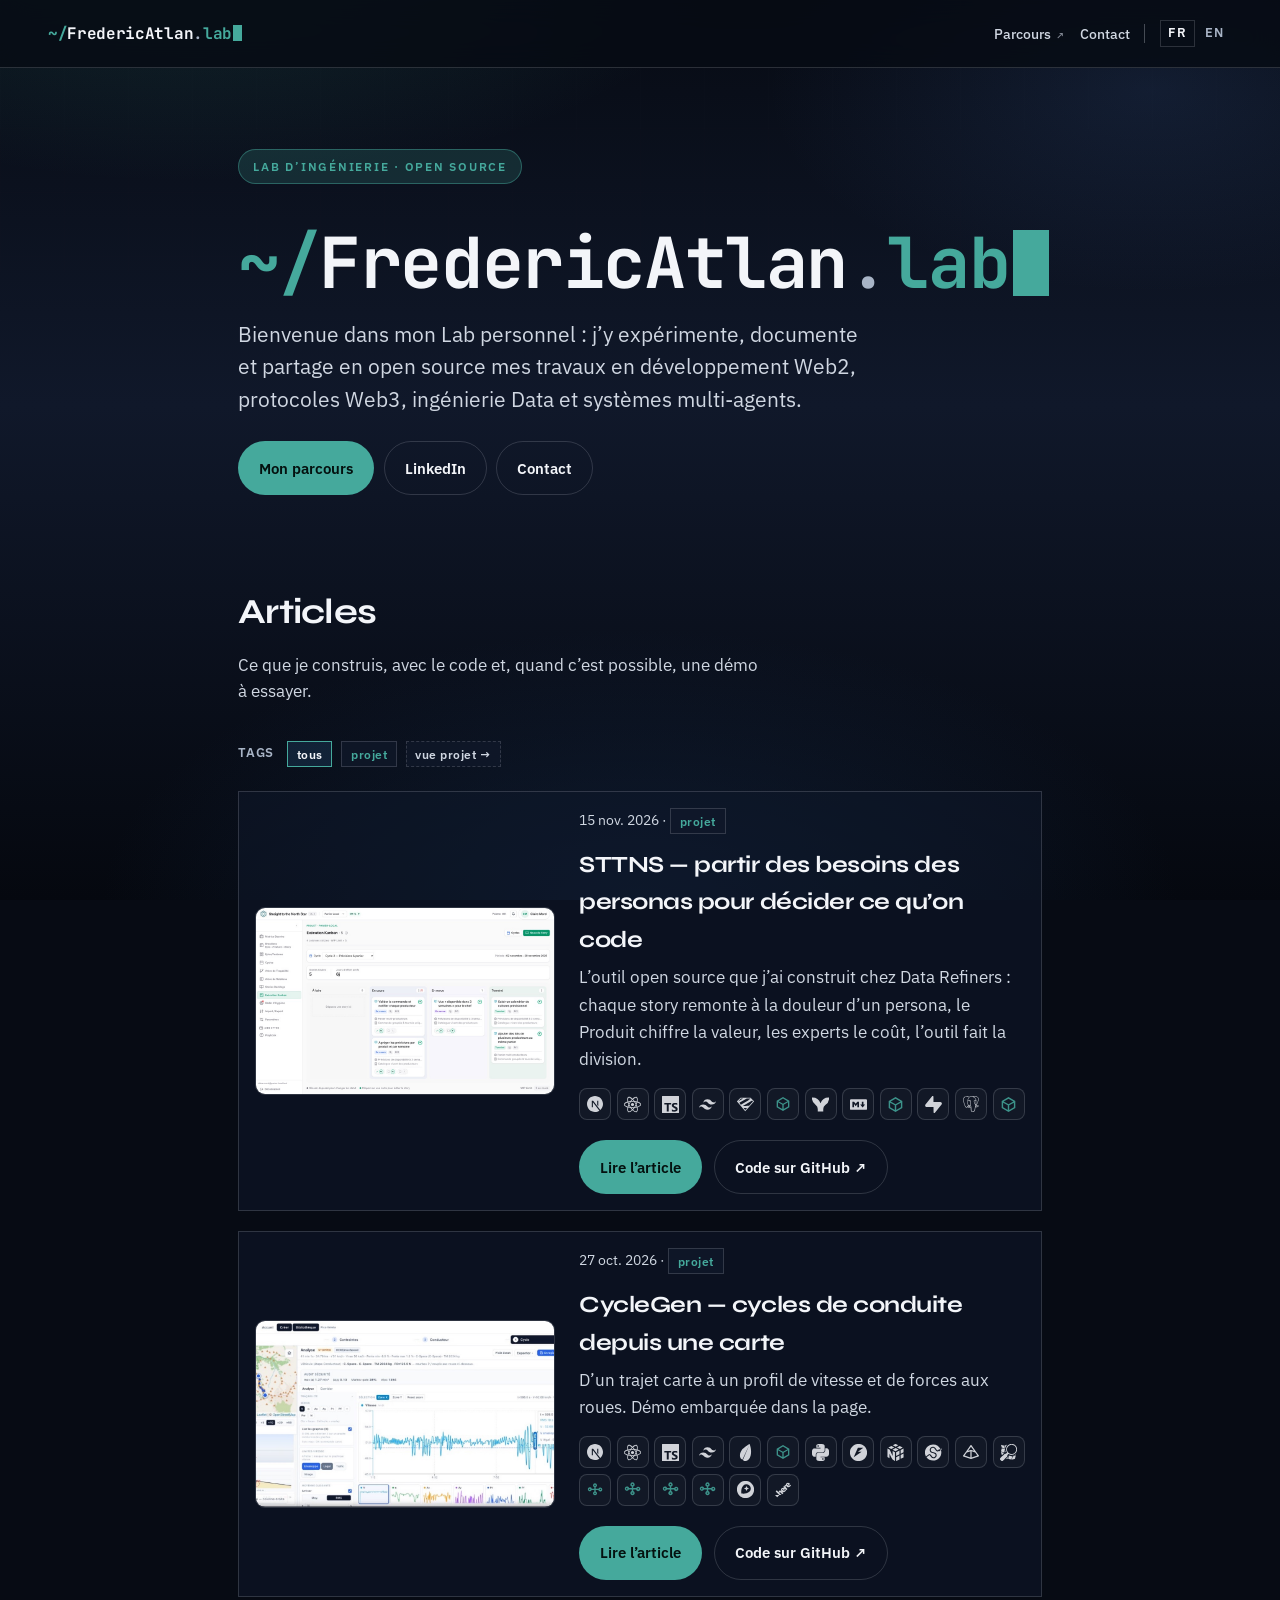
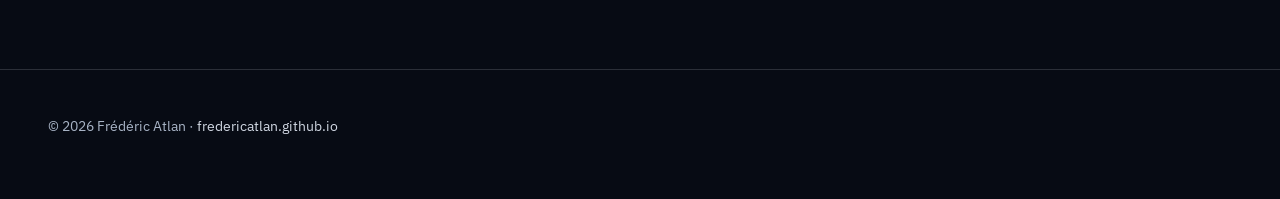
<file: index.html>
<!DOCTYPE html>
<html lang="fr">
<head>
  <meta charset="utf-8" />
  <meta name="viewport" content="width=device-width, initial-scale=1" />
  <title>FredericAtlan Lab — Frédéric Atlan, direction technique Data, IA &amp; Cybersécurité</title>
  <meta name="description" content="Concevoir, simuler, sécuriser : ex-Architecte Synthèse Numérique (20+ ans de modélisation multiphysique 0D/1D/3D des groupes motopropulseurs), en route vers la direction technique Data, IA &amp; Cybersécurité. Lab personnel open source : Web2, Web3, ingénierie Data, systèmes multi-agents." />
  <meta name="author" content="Frédéric Atlan" />
  <meta name="robots" content="index, follow, max-image-preview:large, max-snippet:-1" />
  <meta name="googlebot" content="index, follow" />
  <meta name="keywords" content="Frédéric Atlan, direction technique, CTO, Data, IA, cybersécurité, modélisation multiphysique, simulation 0D/1D/3D, groupe motopropulseur, synthèse numérique, Web2, Web3, ingénierie des données, systèmes multi-agents, open source, Executive MBA ESCP, Chef de projet IA Mines Paris–PSL Dauphine" />
  <link rel="canonical" href="https://fredericatlan.github.io/" />
  <link rel="alternate" hreflang="fr" href="https://fredericatlan.github.io/" />
  <link rel="alternate" hreflang="en" href="https://fredericatlan.github.io/en/" />
  <link rel="alternate" hreflang="x-default" href="https://fredericatlan.github.io/" />
  <meta name="theme-color" content="#070b14" />

  <meta property="og:site_name" content="FredericAtlan Lab" />
  <meta property="og:title" content="FredericAtlan Lab — Frédéric Atlan, direction technique Data, IA &amp; Cybersécurité" />
  <meta property="og:description" content="Ex-Architecte Synthèse Numérique (20+ ans de modélisation multiphysique), en route vers la direction technique Data, IA &amp; Cybersécurité. Lab open source : Web2, Web3, Data, multi-agents." />
  <meta property="og:type" content="profile" />
  <meta property="og:url" content="https://fredericatlan.github.io/" />
  <meta property="og:locale" content="fr_FR" />
  <meta property="og:image" content="https://fredericatlan.github.io/assets/og-default.png" />
  <meta property="og:image:secure_url" content="https://fredericatlan.github.io/assets/og-default.png" />
  <meta property="og:image:type" content="image/png" />
  <meta property="og:image:width" content="1440" />
  <meta property="og:image:height" content="900" />
  <meta property="og:image:alt" content="CycleGen — atelier d’ingénierie (capture produit)" />
  <meta property="profile:first_name" content="Frédéric" />
  <meta property="profile:last_name" content="Atlan" />

  <meta name="twitter:card" content="summary_large_image" />
  <meta name="twitter:title" content="FredericAtlan Lab — Frédéric Atlan, direction technique Data, IA &amp; Cybersécurité" />
  <meta name="twitter:description" content="Ex-Architecte Synthèse Numérique (20+ ans de modélisation multiphysique), en route vers la direction technique Data, IA &amp; Cybersécurité. Lab open source : Web2, Web3, Data, multi-agents." />
  <meta name="twitter:image" content="https://fredericatlan.github.io/assets/og-default.png" />
  <meta name="twitter:image:alt" content="CycleGen — atelier d’ingénierie (capture produit)" />

  <link rel="icon" href="/assets/favicon.svg" type="image/svg+xml" />
  <link rel="preconnect" href="https://fonts.googleapis.com" />
  <link rel="preconnect" href="https://fonts.gstatic.com" crossorigin />
  <link href="https://fonts.googleapis.com/css2?family=JetBrains+Mono:wght@500;700&family=Syne:wght@500;600;700;800&family=Inter+Tight:wght@600;800&family=IBM+Plex+Sans:ital,wght@0,400;0,500;0,600;1,400&display=swap" rel="stylesheet" />
  <link rel="stylesheet" href="styles.css" />

  <script type="application/ld+json">
  {
    "@context": "https://schema.org",
    "@graph": [
      {
        "@type": "WebSite",
        "@id": "https://fredericatlan.github.io/#website",
        "url": "https://fredericatlan.github.io/",
        "name": "FredericAtlan Lab",
        "description": "Page personnelle de Frédéric Atlan — concevoir, simuler, sécuriser : de la modélisation multiphysique aux systèmes Web2, Web3, Data & IA.",
        "inLanguage": "fr-FR",
        "publisher": { "@id": "https://fredericatlan.github.io/#person" }
      },
      {
        "@type": "ProfilePage",
        "@id": "https://fredericatlan.github.io/#profilepage",
        "url": "https://fredericatlan.github.io/",
        "name": "Frédéric Atlan — Direction technique Data, IA & Cybersécurité",
        "isPartOf": { "@id": "https://fredericatlan.github.io/#website" },
        "about": { "@id": "https://fredericatlan.github.io/#person" },
        "mainEntity": { "@id": "https://fredericatlan.github.io/#person" },
        "inLanguage": "fr-FR"
      },
      {
        "@type": "Person",
        "@id": "https://fredericatlan.github.io/#person",
        "name": "Frédéric Atlan",
        "url": "https://fredericatlan.github.io/",
        "email": "mailto:atlanfrd@gmail.com",
        "telephone": "+33-6-50-15-49-06",
        "jobTitle": "Direction technique Data, IA & Cybersécurité",
        "description": "Ex-Architecte Synthèse Numérique (Ampere / Renault Group) : 20+ ans de modélisation 0D/1D/3D pour la conception des groupes motopropulseurs. Oriente désormais son leadership vers la direction technique Data, IA & Cybersécurité ; expérimente, documente et partage en open source ses travaux en développement Web2, protocoles Web3, ingénierie Data et systèmes multi-agents.",
        "alumniOf": [
          { "@type": "CollegeOrUniversity", "name": "ESCP Business School" },
          { "@type": "CollegeOrUniversity", "name": "Mines Paris – PSL" },
          { "@type": "CollegeOrUniversity", "name": "Université Paris Dauphine – PSL" },
          { "@type": "CollegeOrUniversity", "name": "Université Paris-Saclay" },
          { "@type": "CollegeOrUniversity", "name": "Université de Cergy-Pontoise" }
        ],
        "knowsAbout": [
          "Technical leadership",
          "Data engineering",
          "Artificial intelligence",
          "Cybersecurity",
          "Multi-agent systems",
          "Digital engineering",
          "Digital transformation",
          "Multiphysics simulation",
          "Model governance",
          "Engineering productivity",
          "AI applied to industrial operations",
          "France–India delivery"
        ],
        "knowsLanguage": ["fr", "en", "es"],
        "address": {
          "@type": "PostalAddress",
          "addressLocality": "Condé-sur-Vesgre",
          "postalCode": "78770",
          "addressCountry": "FR"
        },
        "sameAs": [
          "https://www.linkedin.com/in/frederic-atlan-97200/"
        ]
      }
    ]
  }
  </script>
</head>
<body>
  <div class="atmosphere" aria-hidden="true"></div>

  <header class="site-header">
    <a class="brand" href="/" aria-label="FredericAtlan Lab, accueil"><span class="brand-tilde">~/</span>FredericAtlan<span class="brand-dot">.</span><span class="brand-lab">lab</span><span class="brand-cursor" aria-hidden="true"></span></a>
    <nav class="nav" aria-label="Navigation principale">
      <span class="nav-cluster" role="group" aria-label="Profil">
        <a class="nav-page" href="/parcours/">Parcours</a>
        <a href="/parcours/#contact">Contact</a>
      </span>
      <span class="nav-sep" aria-hidden="true"></span>
      <span class="nav-cluster nav-lang" role="group" aria-label="Langue">
        <a href="/" hreflang="fr" lang="fr" aria-current="true">FR</a>
        <a href="/en/" hreflang="en" lang="en">EN</a>
      </span>
    </nav>
  </header>

  <main id="top">
    <section class="section accueil-intro" aria-labelledby="accueil-titre">
      <p class="hero-badge">Lab d’ingénierie · open source</p>
      <h1 class="accueil-nom accueil-logo" id="accueil-titre" aria-label="FredericAtlan Lab, le Lab de Frédéric Atlan"><span class="brand-tilde">~/</span>FredericAtlan<span class="brand-dot">.</span><span class="brand-lab">lab</span><span class="brand-cursor" aria-hidden="true"></span></h1>
      <p class="accueil-lead">Bienvenue dans mon Lab personnel&nbsp;: j’y expérimente, documente et partage en open source mes travaux en développement Web2, protocoles Web3, ingénierie Data et systèmes multi-agents.</p>
      <p class="accueil-liens">
        <a class="btn btn-primary" href="/parcours/">Mon parcours</a>
        <a class="btn btn-ghost" href="https://www.linkedin.com/in/frederic-atlan-97200/" target="_blank" rel="noopener noreferrer">LinkedIn</a>
        <a class="btn btn-ghost" href="/parcours/#contact">Contact</a>
      </p>
    </section>

    <section class="section articles-accueil" aria-labelledby="articles-titre">
      <h2 id="articles-titre">Articles</h2>
      <p class="section-lead">Ce que je construis, avec le code et, quand c’est possible, une démo à essayer.</p>
      <div class="tag-filter" role="navigation" aria-label="Filtrer par tag">
        <span class="tag-filter-label">Tags</span>
        <a class="tag tag-filter-btn is-active" href="/" data-filter="all">tous</a>
        <a class="tag tag-filter-btn" href="/?tag=projet" data-filter="projet">projet</a>
        <a class="tag tag-filter-btn tag-ghost" href="/blog/tags/projet.html">vue projet →</a>
      </div>

      <p class="tag-filter-status" id="filter-status" hidden></p>

      <ul class="project-list" id="article-list">

        <li class="project-card has-thumb" data-tags="projet" data-id="sttns-decision-os">
          <a class="card-thumb" href="/blog/sttns-decision-os.html" tabindex="-1" aria-hidden="true"><img src="/blog/assets/sttns/vignette.jpg" alt="" width="960" height="600" loading="lazy" /></a>
          <div>
            <p class="project-meta"><time datetime="2026-11-15">15 nov. 2026</time> · <a class="tag" href="/blog/tags/projet.html">projet</a></p>
            <h2><a href="/blog/sttns-decision-os.html">STTNS — partir des besoins des personas pour décider ce qu’on code</a></h2>
            <p>L’outil open source que j’ai construit chez Data Refiners&nbsp;: chaque story remonte à la douleur d’un persona, le Produit chiffre la valeur, les experts le coût, l’outil fait la division.</p>
          <!-- tech: sttns-decision-os -->
          <ul class="tech-icones" aria-label="Technologies"><li title="Next.js"><span class="tech-ico" style="--ico: url('/blog/assets/icones/nextdotjs.svg')" aria-hidden="true"></span><span class="tech-nom">Next.js</span></li><li title="React"><span class="tech-ico" style="--ico: url('/blog/assets/icones/react.svg')" aria-hidden="true"></span><span class="tech-nom">React</span></li><li title="TypeScript"><span class="tech-ico" style="--ico: url('/blog/assets/icones/typescript.svg')" aria-hidden="true"></span><span class="tech-nom">TypeScript</span></li><li title="Tailwind CSS"><span class="tech-ico" style="--ico: url('/blog/assets/icones/tailwindcss.svg')" aria-hidden="true"></span><span class="tech-nom">Tailwind CSS</span></li><li title="Zod"><span class="tech-ico" style="--ico: url('/blog/assets/icones/zod.svg')" aria-hidden="true"></span><span class="tech-nom">Zod</span></li><li title="React Flow"><span class="tech-ico is-generique" style="--ico: url('/blog/assets/icones/module.svg')" aria-hidden="true"></span><span class="tech-nom">React Flow</span></li><li title="Mermaid"><span class="tech-ico" style="--ico: url('/blog/assets/icones/mermaid.svg')" aria-hidden="true"></span><span class="tech-nom">Mermaid</span></li><li title="Markdown"><span class="tech-ico" style="--ico: url('/blog/assets/icones/markdown.svg')" aria-hidden="true"></span><span class="tech-nom">Markdown</span></li><li title="KaTeX"><span class="tech-ico is-generique" style="--ico: url('/blog/assets/icones/module.svg')" aria-hidden="true"></span><span class="tech-nom">KaTeX</span></li><li title="Supabase"><span class="tech-ico" style="--ico: url('/blog/assets/icones/supabase.svg')" aria-hidden="true"></span><span class="tech-nom">Supabase</span></li><li title="PostgreSQL"><span class="tech-ico" style="--ico: url('/blog/assets/icones/postgresql.svg')" aria-hidden="true"></span><span class="tech-nom">PostgreSQL</span></li><li title="Row Level Security"><span class="tech-ico is-generique" style="--ico: url('/blog/assets/icones/module.svg')" aria-hidden="true"></span><span class="tech-nom">Row Level Security</span></li></ul>
          <!-- /tech -->
            <p class="project-actions">
              <a class="btn btn-primary" href="/blog/sttns-decision-os.html">Lire l’article</a>
              <a class="btn btn-ghost" href="https://github.com/FredericAtlan/STTNS" target="_blank" rel="noopener noreferrer">Code sur GitHub ↗</a>
            </p>
          </div>
        </li>
                <li class="project-card has-thumb" data-tags="projet" data-id="cyclegen-architecture-pipeline">
          <a class="card-thumb" href="/blog/cyclegen-architecture-pipeline.html" tabindex="-1" aria-hidden="true"><img src="/blog/assets/cyclegen/vignette.jpg" alt="" width="960" height="600" loading="lazy" /></a>
          <div>
            <p class="project-meta">
              <time datetime="2026-10-27">27 oct. 2026</time>
              · <a class="tag" href="/blog/tags/projet.html">projet</a>
            </p>
            <h2><a href="/blog/cyclegen-architecture-pipeline.html">CycleGen — cycles de conduite depuis une carte</a></h2>
            <p>D’un trajet carte à un profil de vitesse et de forces aux roues. Démo embarquée dans la page.</p>
          <!-- tech: cyclegen-architecture-pipeline -->
          <ul class="tech-icones" aria-label="Technologies"><li title="Next.js"><span class="tech-ico" style="--ico: url('/blog/assets/icones/nextdotjs.svg')" aria-hidden="true"></span><span class="tech-nom">Next.js</span></li><li title="React"><span class="tech-ico" style="--ico: url('/blog/assets/icones/react.svg')" aria-hidden="true"></span><span class="tech-nom">React</span></li><li title="TypeScript"><span class="tech-ico" style="--ico: url('/blog/assets/icones/typescript.svg')" aria-hidden="true"></span><span class="tech-nom">TypeScript</span></li><li title="Tailwind CSS"><span class="tech-ico" style="--ico: url('/blog/assets/icones/tailwindcss.svg')" aria-hidden="true"></span><span class="tech-nom">Tailwind CSS</span></li><li title="Leaflet"><span class="tech-ico" style="--ico: url('/blog/assets/icones/leaflet.svg')" aria-hidden="true"></span><span class="tech-nom">Leaflet</span></li><li title="Recharts"><span class="tech-ico is-generique" style="--ico: url('/blog/assets/icones/module.svg')" aria-hidden="true"></span><span class="tech-nom">Recharts</span></li><li title="Python"><span class="tech-ico" style="--ico: url('/blog/assets/icones/python.svg')" aria-hidden="true"></span><span class="tech-nom">Python</span></li><li title="FastAPI"><span class="tech-ico" style="--ico: url('/blog/assets/icones/fastapi.svg')" aria-hidden="true"></span><span class="tech-nom">FastAPI</span></li><li title="NumPy"><span class="tech-ico" style="--ico: url('/blog/assets/icones/numpy.svg')" aria-hidden="true"></span><span class="tech-nom">NumPy</span></li><li title="SciPy"><span class="tech-ico" style="--ico: url('/blog/assets/icones/scipy.svg')" aria-hidden="true"></span><span class="tech-nom">SciPy</span></li><li title="Pydantic"><span class="tech-ico" style="--ico: url('/blog/assets/icones/pydantic.svg')" aria-hidden="true"></span><span class="tech-nom">Pydantic</span></li><li title="OpenStreetMap"><span class="tech-ico" style="--ico: url('/blog/assets/icones/openstreetmap.svg')" aria-hidden="true"></span><span class="tech-nom">OpenStreetMap</span></li><li title="OSRM"><span class="tech-ico is-generique" style="--ico: url('/blog/assets/icones/api.svg')" aria-hidden="true"></span><span class="tech-nom">OSRM</span></li><li title="Overpass"><span class="tech-ico is-generique" style="--ico: url('/blog/assets/icones/api.svg')" aria-hidden="true"></span><span class="tech-nom">Overpass</span></li><li title="Photon · Nominatim"><span class="tech-ico is-generique" style="--ico: url('/blog/assets/icones/api.svg')" aria-hidden="true"></span><span class="tech-nom">Photon · Nominatim</span></li><li title="Open-Meteo · Open-Elevation · OpenTopoData"><span class="tech-ico is-generique" style="--ico: url('/blog/assets/icones/api.svg')" aria-hidden="true"></span><span class="tech-nom">Open-Meteo · Open-Elevation · OpenTopoData</span></li><li title="Mapbox"><span class="tech-ico" style="--ico: url('/blog/assets/icones/mapbox.svg')" aria-hidden="true"></span><span class="tech-nom">Mapbox</span></li><li title="HERE"><span class="tech-ico" style="--ico: url('/blog/assets/icones/here.svg')" aria-hidden="true"></span><span class="tech-nom">HERE</span></li></ul>
          <!-- /tech -->
            <p class="project-actions">
              <a class="btn btn-primary" href="/blog/cyclegen-architecture-pipeline.html">Lire l’article</a>
              <a class="btn btn-ghost" href="https://github.com/FredericAtlan/CycleGen" target="_blank" rel="noopener noreferrer">Code sur GitHub ↗</a>
            </p>
          </div>
        </li>
      </ul>
    </section>
  </main>

  <footer class="site-footer">
    <p>© <span id="y"></span> Frédéric Atlan · <a href="https://fredericatlan.github.io/">fredericatlan.github.io</a></p>
  </footer>

  <script>
    document.getElementById("y").textContent = new Date().getFullYear();
    (function () {
      var params = new URLSearchParams(window.location.search);
      var tag = (params.get("tag") || "").trim().toLowerCase();
      var cards = document.querySelectorAll("#article-list .project-card");
      var buttons = document.querySelectorAll(".tag-filter-btn[data-filter]");
      var status = document.getElementById("filter-status");

      function apply(filter) {
        var n = 0;
        cards.forEach(function (card) {
          var tags = (card.getAttribute("data-tags") || "")
            .split(/\s+/)
            .filter(Boolean);
          var show = !filter || filter === "all" || tags.indexOf(filter) !== -1;
          card.hidden = !show;
          if (show) n += 1;
        });
        buttons.forEach(function (btn) {
          var f = btn.getAttribute("data-filter");
          btn.classList.toggle(
            "is-active",
            (filter === "all" && f === "all") || f === filter
          );
        });
        if (status) {
          if (filter && filter !== "all") {
            status.hidden = false;
            status.textContent =
              n +
              " article" +
              (n > 1 ? "s" : "") +
              " · tag « " +
              filter +
              " »";
          } else {
            status.hidden = true;
            status.textContent = "";
          }
        }
      }

      apply(tag || "all");
    })();
  </script>
</body>
</html>
</file>
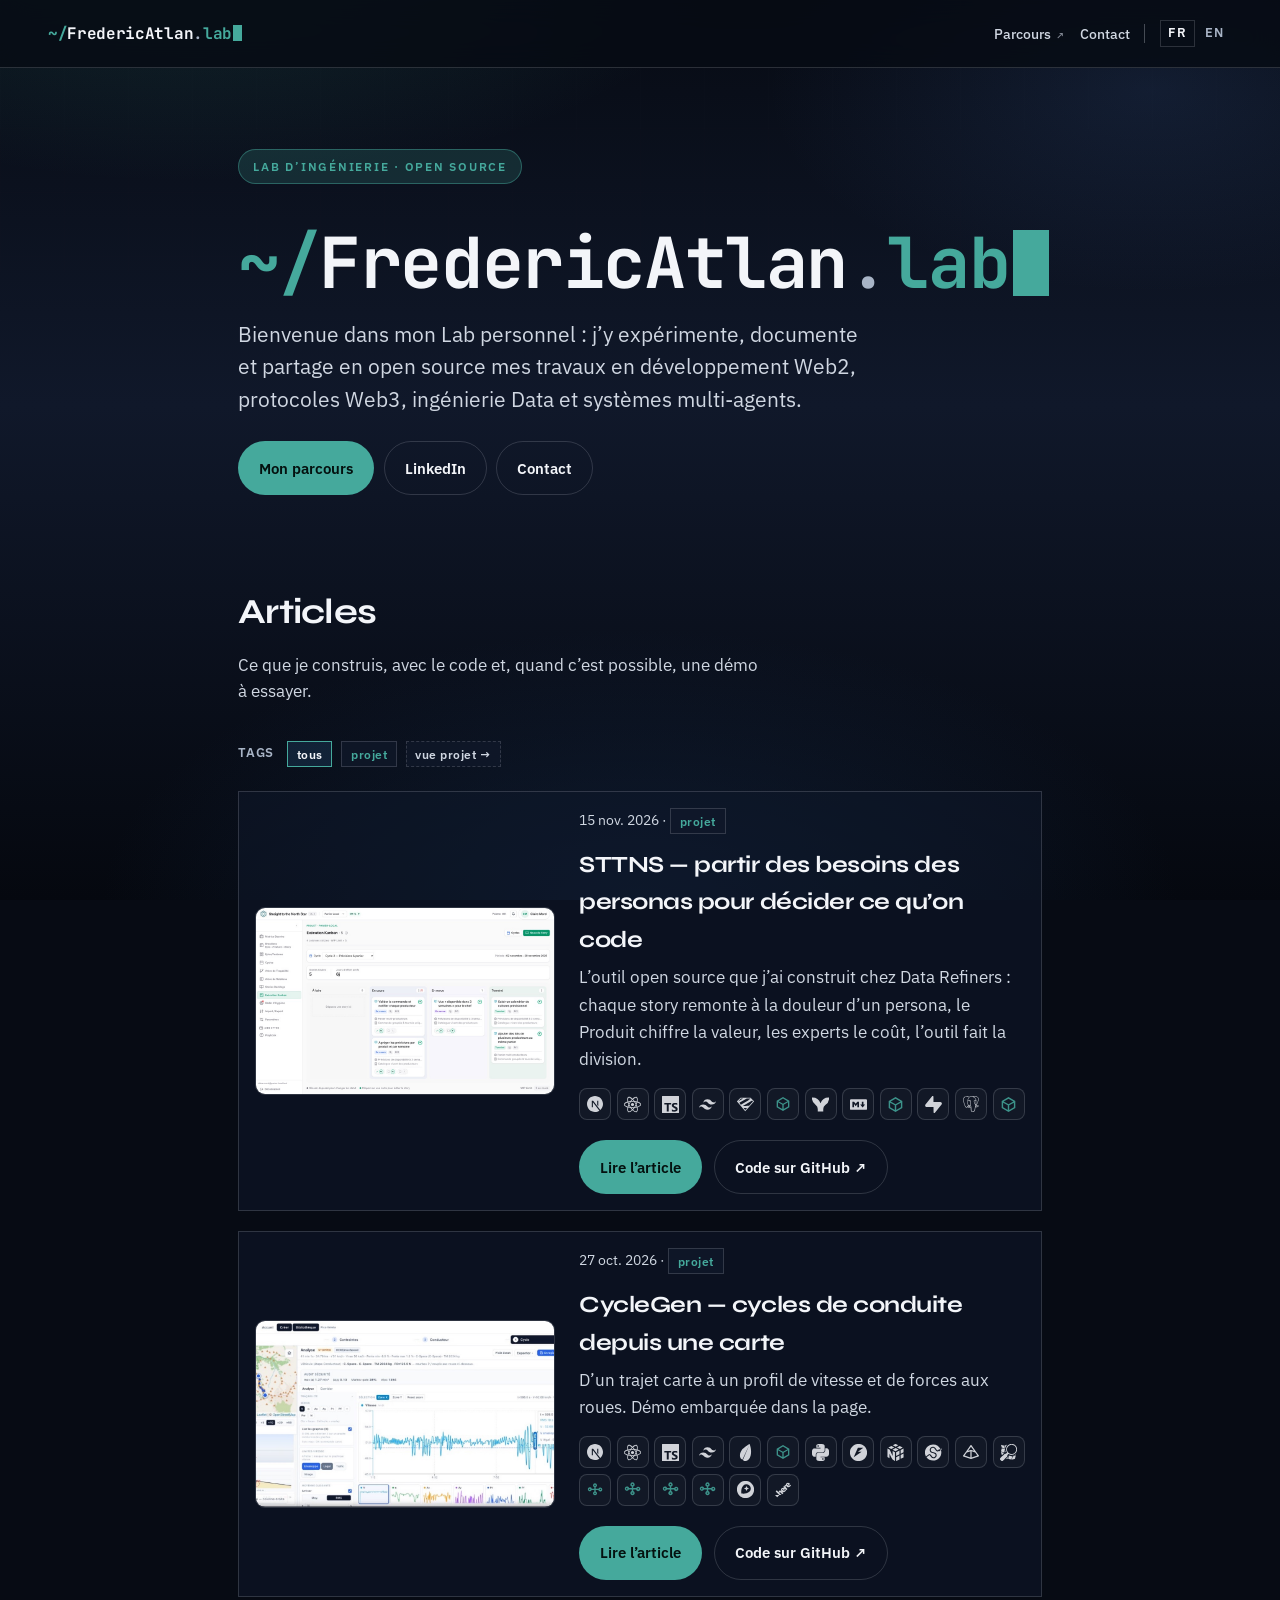
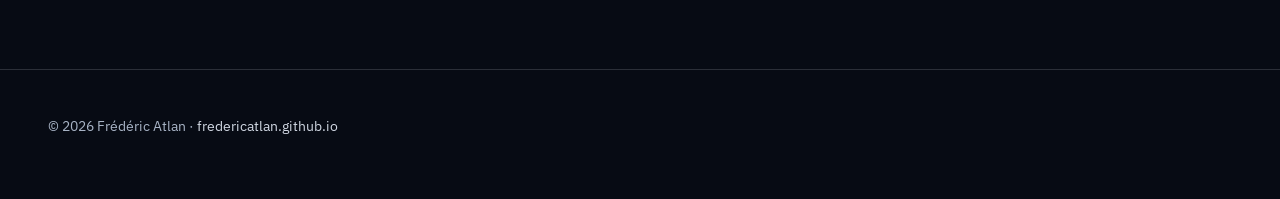
<file: blog/index.html>
<!DOCTYPE html>
<html lang="fr">
<head>
  <meta charset="utf-8" />
  <meta name="robots" content="noindex, follow" />
  <link rel="canonical" href="https://fredericatlan.github.io/" />
  <meta http-equiv="refresh" content="0; url=/" />
  <title>FredericAtlan Lab</title>
  <script>location.replace("/" + location.search + location.hash);</script>
</head>
<body><p><a href="/">Les articles sont maintenant sur la page d’accueil.</a></p></body>
</html>
</file>
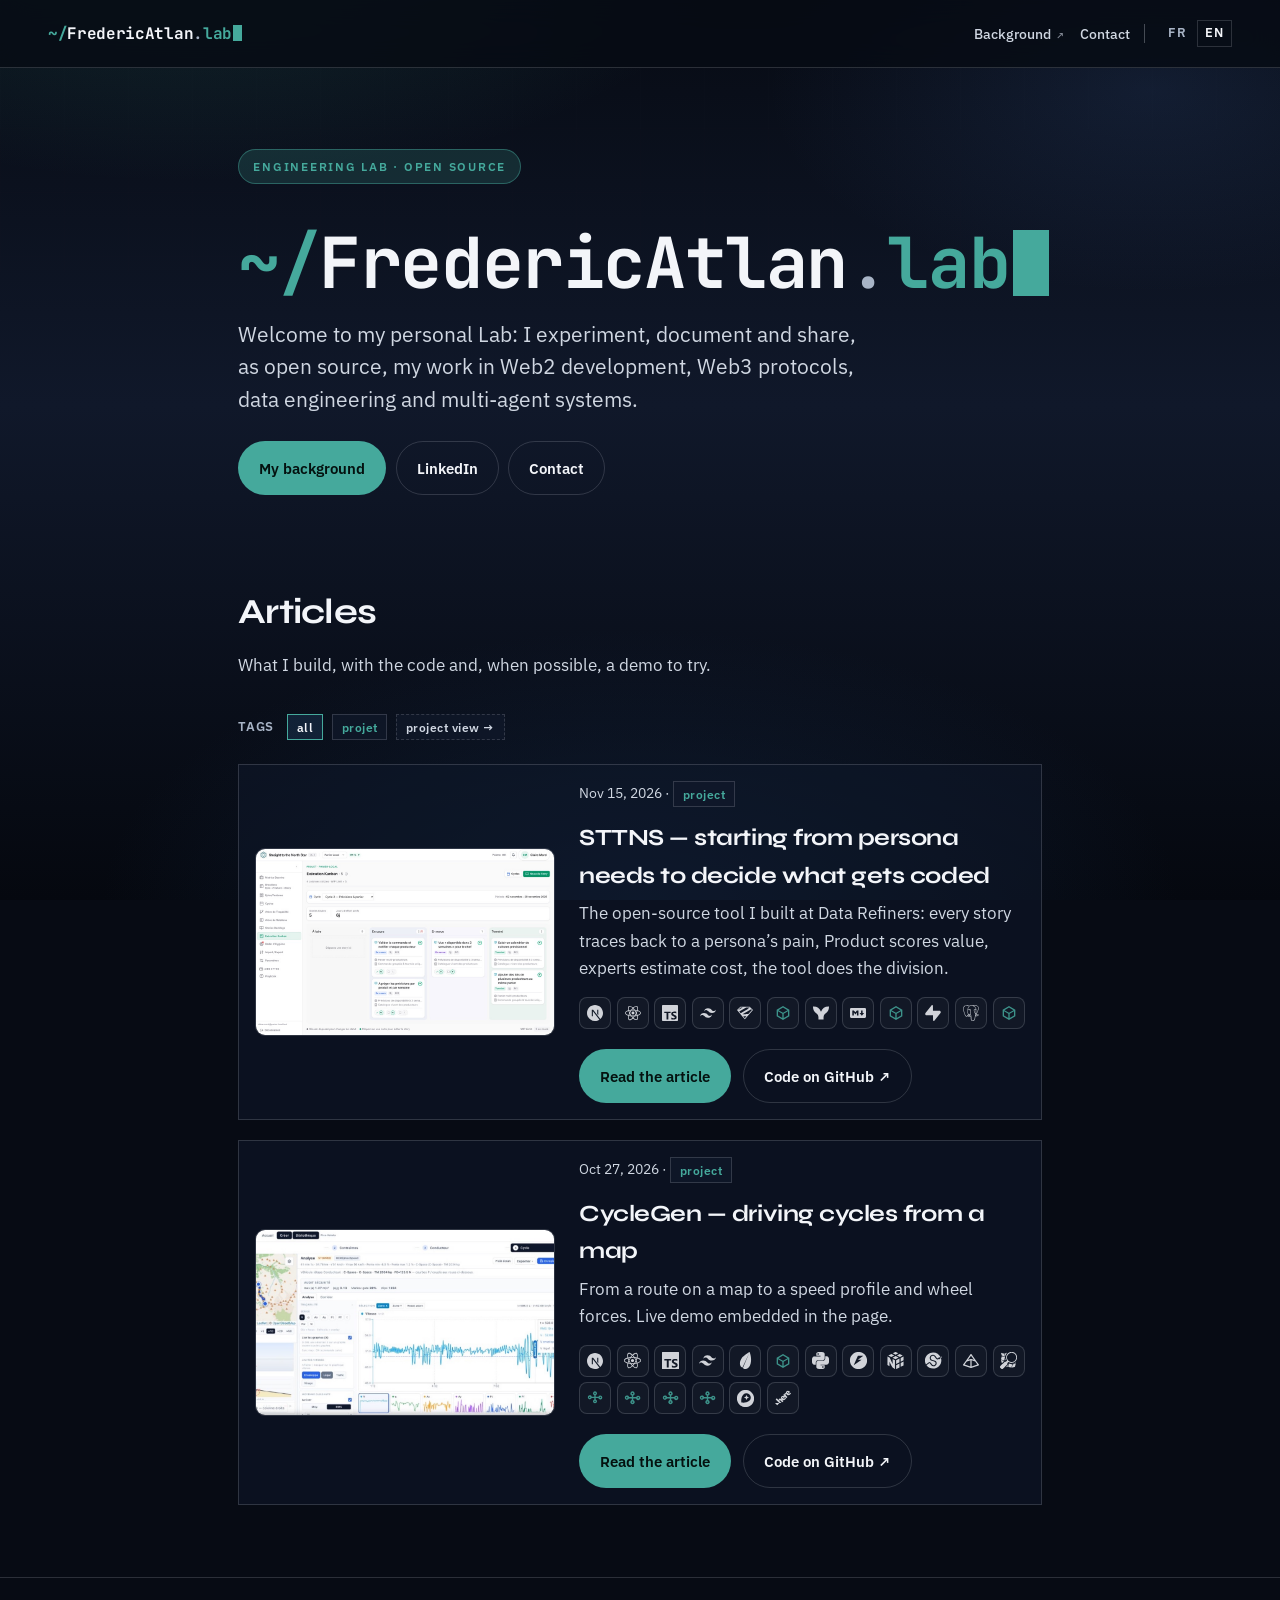
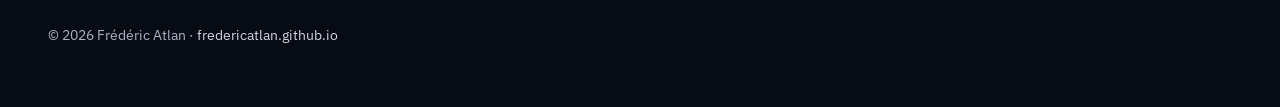
<file: en/index.html>
<!DOCTYPE html>
<html lang="en">
<head>
  <meta charset="utf-8" />
  <meta name="viewport" content="width=device-width, initial-scale=1" />
  <title>FredericAtlan Lab — Frédéric Atlan, technical leadership in Data, AI &amp; Cybersecurity</title>
  <meta name="description" content="Design, simulate, secure: former Digital Synthesis Architect (20+ years of 0D/1D/3D multiphysics modelling for powertrain design), moving into technical leadership for Data, AI &amp; Cybersecurity. Personal open-source Lab: Web2, Web3, data engineering, multi-agent systems." />
  <meta name="author" content="Frédéric Atlan" />
  <meta name="robots" content="index, follow, max-image-preview:large, max-snippet:-1" />
  <meta name="googlebot" content="index, follow" />
  <meta name="keywords" content="Frédéric Atlan, technical leadership, CTO, Data, AI, cybersecurity, multiphysics modelling, 0D/1D/3D simulation, powertrain, digital synthesis, Web2, Web3, data engineering, multi-agent systems, open source, ESCP Executive MBA, AI Project Manager Mines Paris–PSL Dauphine" />
  <link rel="canonical" href="https://fredericatlan.github.io/en/" />
  <link rel="alternate" hreflang="fr" href="https://fredericatlan.github.io/" />
  <link rel="alternate" hreflang="en" href="https://fredericatlan.github.io/en/" />
  <link rel="alternate" hreflang="x-default" href="https://fredericatlan.github.io/" />
  <meta name="theme-color" content="#070b14" />

  <meta property="og:site_name" content="FredericAtlan Lab" />
  <meta property="og:title" content="FredericAtlan Lab — Frédéric Atlan, technical leadership in Data, AI &amp; Cybersecurity" />
  <meta property="og:description" content="Former Digital Synthesis Architect (20+ years of multiphysics modelling), moving into technical leadership for Data, AI &amp; Cybersecurity. Open-source Lab: Web2, Web3, Data, multi-agent systems." />
  <meta property="og:type" content="profile" />
  <meta property="og:url" content="https://fredericatlan.github.io/en/" />
  <meta property="og:locale" content="en_US" />
  <meta property="og:image" content="https://fredericatlan.github.io/assets/og-default.png" />
  <meta property="og:image:secure_url" content="https://fredericatlan.github.io/assets/og-default.png" />
  <meta property="og:image:type" content="image/png" />
  <meta property="og:image:width" content="1440" />
  <meta property="og:image:height" content="900" />
  <meta property="og:image:alt" content="CycleGen — engineering workbench (product screenshot)" />
  <meta property="profile:first_name" content="Frédéric" />
  <meta property="profile:last_name" content="Atlan" />

  <meta name="twitter:card" content="summary_large_image" />
  <meta name="twitter:title" content="FredericAtlan Lab — Frédéric Atlan, technical leadership in Data, AI &amp; Cybersecurity" />
  <meta name="twitter:description" content="Former Digital Synthesis Architect (20+ years of multiphysics modelling), moving into technical leadership for Data, AI &amp; Cybersecurity. Open-source Lab: Web2, Web3, Data, multi-agent systems." />
  <meta name="twitter:image" content="https://fredericatlan.github.io/assets/og-default.png" />
  <meta name="twitter:image:alt" content="CycleGen — engineering workbench (product screenshot)" />

  <link rel="icon" href="/assets/favicon.svg" type="image/svg+xml" />
  <link rel="preconnect" href="https://fonts.googleapis.com" />
  <link rel="preconnect" href="https://fonts.gstatic.com" crossorigin />
  <link href="https://fonts.googleapis.com/css2?family=JetBrains+Mono:wght@500;700&family=Syne:wght@500;600;700;800&family=Inter+Tight:wght@600;800&family=IBM+Plex+Sans:ital,wght@0,400;0,500;0,600;1,400&display=swap" rel="stylesheet" />
  <link rel="stylesheet" href="/styles.css" />

  <script type="application/ld+json">
  {
    "@context": "https://schema.org",
    "@graph": [
      {
        "@type": "WebSite",
        "@id": "https://fredericatlan.github.io/#website",
        "url": "https://fredericatlan.github.io/",
        "name": "FredericAtlan Lab",
        "description": "Personal page of Frédéric Atlan — design, simulate, secure: from multiphysics modelling to Web2, Web3, Data & AI systems.",
        "inLanguage": "en",
        "publisher": { "@id": "https://fredericatlan.github.io/#person" }
      },
      {
        "@type": "ProfilePage",
        "@id": "https://fredericatlan.github.io/#profilepage",
        "url": "https://fredericatlan.github.io/en/",
        "name": "Frédéric Atlan — Technical leadership in Data, AI & Cybersecurity",
        "isPartOf": { "@id": "https://fredericatlan.github.io/#website" },
        "about": { "@id": "https://fredericatlan.github.io/#person" },
        "mainEntity": { "@id": "https://fredericatlan.github.io/#person" },
        "inLanguage": "en"
      },
      {
        "@type": "Person",
        "@id": "https://fredericatlan.github.io/#person",
        "name": "Frédéric Atlan",
        "url": "https://fredericatlan.github.io/",
        "email": "mailto:atlanfrd@gmail.com",
        "telephone": "+33-6-50-15-49-06",
        "jobTitle": "Technical leadership — Data, AI & Cybersecurity",
        "description": "Former Digital Synthesis Architect (Ampere / Renault Group): 20+ years of 0D/1D/3D modelling for powertrain design. Now steering his leadership towards technical direction for Data, AI & Cybersecurity; experiments with, documents and open-sources work in Web2 development, Web3 protocols, data engineering and multi-agent systems.",
        "alumniOf": [
          { "@type": "CollegeOrUniversity", "name": "ESCP Business School" },
          { "@type": "CollegeOrUniversity", "name": "Mines Paris – PSL" },
          { "@type": "CollegeOrUniversity", "name": "Université Paris Dauphine – PSL" },
          { "@type": "CollegeOrUniversity", "name": "Université Paris-Saclay" },
          { "@type": "CollegeOrUniversity", "name": "Université de Cergy-Pontoise" }
        ],
        "knowsAbout": [
          "Technical leadership",
          "Data engineering",
          "Artificial intelligence",
          "Cybersecurity",
          "Multi-agent systems",
          "Digital engineering",
          "Digital transformation",
          "Multiphysics simulation",
          "Model governance",
          "Engineering productivity",
          "AI applied to industrial operations",
          "France–India delivery"
        ],
        "knowsLanguage": ["fr", "en", "es"],
        "address": {
          "@type": "PostalAddress",
          "addressLocality": "Condé-sur-Vesgre",
          "postalCode": "78770",
          "addressCountry": "FR"
        },
        "sameAs": [
          "https://www.linkedin.com/in/frederic-atlan-97200/"
        ]
      }
    ]
  }
  </script>
</head>
<body>
  <div class="atmosphere" aria-hidden="true"></div>

  <header class="site-header">
    <a class="brand" href="/en/" aria-label="FredericAtlan Lab, home"><span class="brand-tilde">~/</span>FredericAtlan<span class="brand-dot">.</span><span class="brand-lab">lab</span><span class="brand-cursor" aria-hidden="true"></span></a>
    <nav class="nav" aria-label="Main navigation">
      <span class="nav-cluster" role="group" aria-label="Profile">
        <a class="nav-page" href="/en/parcours/">Background</a>
        <a href="/en/parcours/#contact">Contact</a>
      </span>
      <span class="nav-sep" aria-hidden="true"></span>
      <span class="nav-cluster nav-lang" role="group" aria-label="Language">
        <a href="/" hreflang="fr" lang="fr">FR</a>
        <a href="/en/" hreflang="en" lang="en" aria-current="true">EN</a>
      </span>
    </nav>
  </header>

  <main id="top">
    <section class="section accueil-intro" aria-labelledby="accueil-titre">
      <p class="hero-badge">Engineering lab · open source</p>
      <h1 class="accueil-nom accueil-logo" id="accueil-titre" aria-label="FredericAtlan Lab, Frédéric Atlan’s Lab"><span class="brand-tilde">~/</span>FredericAtlan<span class="brand-dot">.</span><span class="brand-lab">lab</span><span class="brand-cursor" aria-hidden="true"></span></h1>
      <p class="accueil-lead">Welcome to my personal Lab: I experiment, document and share, as open source, my work in Web2 development, Web3 protocols, data engineering and multi-agent systems.</p>
      <p class="accueil-liens">
        <a class="btn btn-primary" href="/en/parcours/">My background</a>
        <a class="btn btn-ghost" href="https://www.linkedin.com/in/frederic-atlan-97200/" target="_blank" rel="noopener noreferrer">LinkedIn</a>
        <a class="btn btn-ghost" href="/en/parcours/#contact">Contact</a>
      </p>
    </section>

    <section class="section articles-accueil" aria-labelledby="articles-titre">
      <h2 id="articles-titre">Articles</h2>
      <p class="section-lead">What I build, with the code and, when possible, a demo to try.</p>
      <div class="tag-filter" role="navigation" aria-label="Filter by tag">
        <span class="tag-filter-label">Tags</span>
        <a class="tag tag-filter-btn is-active" href="/en/" data-filter="all">all</a>
        <a class="tag tag-filter-btn" href="/en/?tag=projet" data-filter="projet">projet</a>
        <a class="tag tag-filter-btn tag-ghost" href="/en/blog/tags/projet.html">project view →</a>
      </div>

      <p class="tag-filter-status" id="filter-status" hidden></p>

      <ul class="project-list" id="article-list">

        <li class="project-card has-thumb" data-tags="projet" data-id="sttns-decision-os">
          <a class="card-thumb" href="/en/blog/sttns-decision-os.html" tabindex="-1" aria-hidden="true"><img src="/blog/assets/sttns/vignette.jpg" alt="" width="960" height="600" loading="lazy" /></a>
          <div>
            <p class="project-meta"><time datetime="2026-11-15">Nov 15, 2026</time> · <a class="tag" href="/en/blog/tags/projet.html">project</a></p>
            <h2><a href="/en/blog/sttns-decision-os.html">STTNS — starting from persona needs to decide what gets coded</a></h2>
            <p>The open-source tool I built at Data Refiners: every story traces back to a persona’s pain, Product scores value, experts estimate cost, the tool does the division.</p>
          <!-- tech: sttns-decision-os -->
          <ul class="tech-icones" aria-label="Technologies"><li title="Next.js"><span class="tech-ico" style="--ico: url('/blog/assets/icones/nextdotjs.svg')" aria-hidden="true"></span><span class="tech-nom">Next.js</span></li><li title="React"><span class="tech-ico" style="--ico: url('/blog/assets/icones/react.svg')" aria-hidden="true"></span><span class="tech-nom">React</span></li><li title="TypeScript"><span class="tech-ico" style="--ico: url('/blog/assets/icones/typescript.svg')" aria-hidden="true"></span><span class="tech-nom">TypeScript</span></li><li title="Tailwind CSS"><span class="tech-ico" style="--ico: url('/blog/assets/icones/tailwindcss.svg')" aria-hidden="true"></span><span class="tech-nom">Tailwind CSS</span></li><li title="Zod"><span class="tech-ico" style="--ico: url('/blog/assets/icones/zod.svg')" aria-hidden="true"></span><span class="tech-nom">Zod</span></li><li title="React Flow"><span class="tech-ico is-generique" style="--ico: url('/blog/assets/icones/module.svg')" aria-hidden="true"></span><span class="tech-nom">React Flow</span></li><li title="Mermaid"><span class="tech-ico" style="--ico: url('/blog/assets/icones/mermaid.svg')" aria-hidden="true"></span><span class="tech-nom">Mermaid</span></li><li title="Markdown"><span class="tech-ico" style="--ico: url('/blog/assets/icones/markdown.svg')" aria-hidden="true"></span><span class="tech-nom">Markdown</span></li><li title="KaTeX"><span class="tech-ico is-generique" style="--ico: url('/blog/assets/icones/module.svg')" aria-hidden="true"></span><span class="tech-nom">KaTeX</span></li><li title="Supabase"><span class="tech-ico" style="--ico: url('/blog/assets/icones/supabase.svg')" aria-hidden="true"></span><span class="tech-nom">Supabase</span></li><li title="PostgreSQL"><span class="tech-ico" style="--ico: url('/blog/assets/icones/postgresql.svg')" aria-hidden="true"></span><span class="tech-nom">PostgreSQL</span></li><li title="Row Level Security"><span class="tech-ico is-generique" style="--ico: url('/blog/assets/icones/module.svg')" aria-hidden="true"></span><span class="tech-nom">Row Level Security</span></li></ul>
          <!-- /tech -->
            <p class="project-actions">
              <a class="btn btn-primary" href="/en/blog/sttns-decision-os.html">Read the article</a>
              <a class="btn btn-ghost" href="https://github.com/FredericAtlan/STTNS" target="_blank" rel="noopener noreferrer">Code on GitHub ↗</a>
            </p>
          </div>
        </li>
                <li class="project-card has-thumb" data-tags="projet" data-id="cyclegen-architecture-pipeline">
          <a class="card-thumb" href="/en/blog/cyclegen-architecture-pipeline.html" tabindex="-1" aria-hidden="true"><img src="/blog/assets/cyclegen/vignette.jpg" alt="" width="960" height="600" loading="lazy" /></a>
          <div>
            <p class="project-meta">
              <time datetime="2026-10-27">Oct 27, 2026</time>
              · <a class="tag" href="/en/blog/tags/projet.html">project</a>
            </p>
            <h2><a href="/en/blog/cyclegen-architecture-pipeline.html">CycleGen — driving cycles from a map</a></h2>
            <p>From a route on a map to a speed profile and wheel forces. Live demo embedded in the page.</p>
          <!-- tech: cyclegen-architecture-pipeline -->
          <ul class="tech-icones" aria-label="Technologies"><li title="Next.js"><span class="tech-ico" style="--ico: url('/blog/assets/icones/nextdotjs.svg')" aria-hidden="true"></span><span class="tech-nom">Next.js</span></li><li title="React"><span class="tech-ico" style="--ico: url('/blog/assets/icones/react.svg')" aria-hidden="true"></span><span class="tech-nom">React</span></li><li title="TypeScript"><span class="tech-ico" style="--ico: url('/blog/assets/icones/typescript.svg')" aria-hidden="true"></span><span class="tech-nom">TypeScript</span></li><li title="Tailwind CSS"><span class="tech-ico" style="--ico: url('/blog/assets/icones/tailwindcss.svg')" aria-hidden="true"></span><span class="tech-nom">Tailwind CSS</span></li><li title="Leaflet"><span class="tech-ico" style="--ico: url('/blog/assets/icones/leaflet.svg')" aria-hidden="true"></span><span class="tech-nom">Leaflet</span></li><li title="Recharts"><span class="tech-ico is-generique" style="--ico: url('/blog/assets/icones/module.svg')" aria-hidden="true"></span><span class="tech-nom">Recharts</span></li><li title="Python"><span class="tech-ico" style="--ico: url('/blog/assets/icones/python.svg')" aria-hidden="true"></span><span class="tech-nom">Python</span></li><li title="FastAPI"><span class="tech-ico" style="--ico: url('/blog/assets/icones/fastapi.svg')" aria-hidden="true"></span><span class="tech-nom">FastAPI</span></li><li title="NumPy"><span class="tech-ico" style="--ico: url('/blog/assets/icones/numpy.svg')" aria-hidden="true"></span><span class="tech-nom">NumPy</span></li><li title="SciPy"><span class="tech-ico" style="--ico: url('/blog/assets/icones/scipy.svg')" aria-hidden="true"></span><span class="tech-nom">SciPy</span></li><li title="Pydantic"><span class="tech-ico" style="--ico: url('/blog/assets/icones/pydantic.svg')" aria-hidden="true"></span><span class="tech-nom">Pydantic</span></li><li title="OpenStreetMap"><span class="tech-ico" style="--ico: url('/blog/assets/icones/openstreetmap.svg')" aria-hidden="true"></span><span class="tech-nom">OpenStreetMap</span></li><li title="OSRM"><span class="tech-ico is-generique" style="--ico: url('/blog/assets/icones/api.svg')" aria-hidden="true"></span><span class="tech-nom">OSRM</span></li><li title="Overpass"><span class="tech-ico is-generique" style="--ico: url('/blog/assets/icones/api.svg')" aria-hidden="true"></span><span class="tech-nom">Overpass</span></li><li title="Photon · Nominatim"><span class="tech-ico is-generique" style="--ico: url('/blog/assets/icones/api.svg')" aria-hidden="true"></span><span class="tech-nom">Photon · Nominatim</span></li><li title="Open-Meteo · Open-Elevation · OpenTopoData"><span class="tech-ico is-generique" style="--ico: url('/blog/assets/icones/api.svg')" aria-hidden="true"></span><span class="tech-nom">Open-Meteo · Open-Elevation · OpenTopoData</span></li><li title="Mapbox"><span class="tech-ico" style="--ico: url('/blog/assets/icones/mapbox.svg')" aria-hidden="true"></span><span class="tech-nom">Mapbox</span></li><li title="HERE"><span class="tech-ico" style="--ico: url('/blog/assets/icones/here.svg')" aria-hidden="true"></span><span class="tech-nom">HERE</span></li></ul>
          <!-- /tech -->
            <p class="project-actions">
              <a class="btn btn-primary" href="/en/blog/cyclegen-architecture-pipeline.html">Read the article</a>
              <a class="btn btn-ghost" href="https://github.com/FredericAtlan/CycleGen" target="_blank" rel="noopener noreferrer">Code on GitHub ↗</a>
            </p>
          </div>
        </li>
      </ul>
    </section>
  </main>

  <footer class="site-footer">
    <p>© <span id="y"></span> Frédéric Atlan · <a href="https://fredericatlan.github.io/">fredericatlan.github.io</a></p>
  </footer>

  <script>
    document.getElementById("y").textContent = new Date().getFullYear();
    (function () {
      var params = new URLSearchParams(window.location.search);
      var tag = (params.get("tag") || "").trim().toLowerCase();
      var cards = document.querySelectorAll("#article-list .project-card");
      var buttons = document.querySelectorAll(".tag-filter-btn[data-filter]");
      var status = document.getElementById("filter-status");

      function apply(filter) {
        var n = 0;
        cards.forEach(function (card) {
          var tags = (card.getAttribute("data-tags") || "")
            .split(/\s+/)
            .filter(Boolean);
          var show = !filter || filter === "all" || tags.indexOf(filter) !== -1;
          card.hidden = !show;
          if (show) n += 1;
        });
        buttons.forEach(function (btn) {
          var f = btn.getAttribute("data-filter");
          btn.classList.toggle(
            "is-active",
            (filter === "all" && f === "all") || f === filter
          );
        });
        if (status) {
          if (filter && filter !== "all") {
            status.hidden = false;
            status.textContent =
              n +
              " article" +
              (n > 1 ? "s" : "") +
              " · tag “" +
              filter +
              "”";
          } else {
            status.hidden = true;
            status.textContent = "";
          }
        }
      }

      apply(tag || "all");
    })();
  </script>
</body>
</html>
</file>
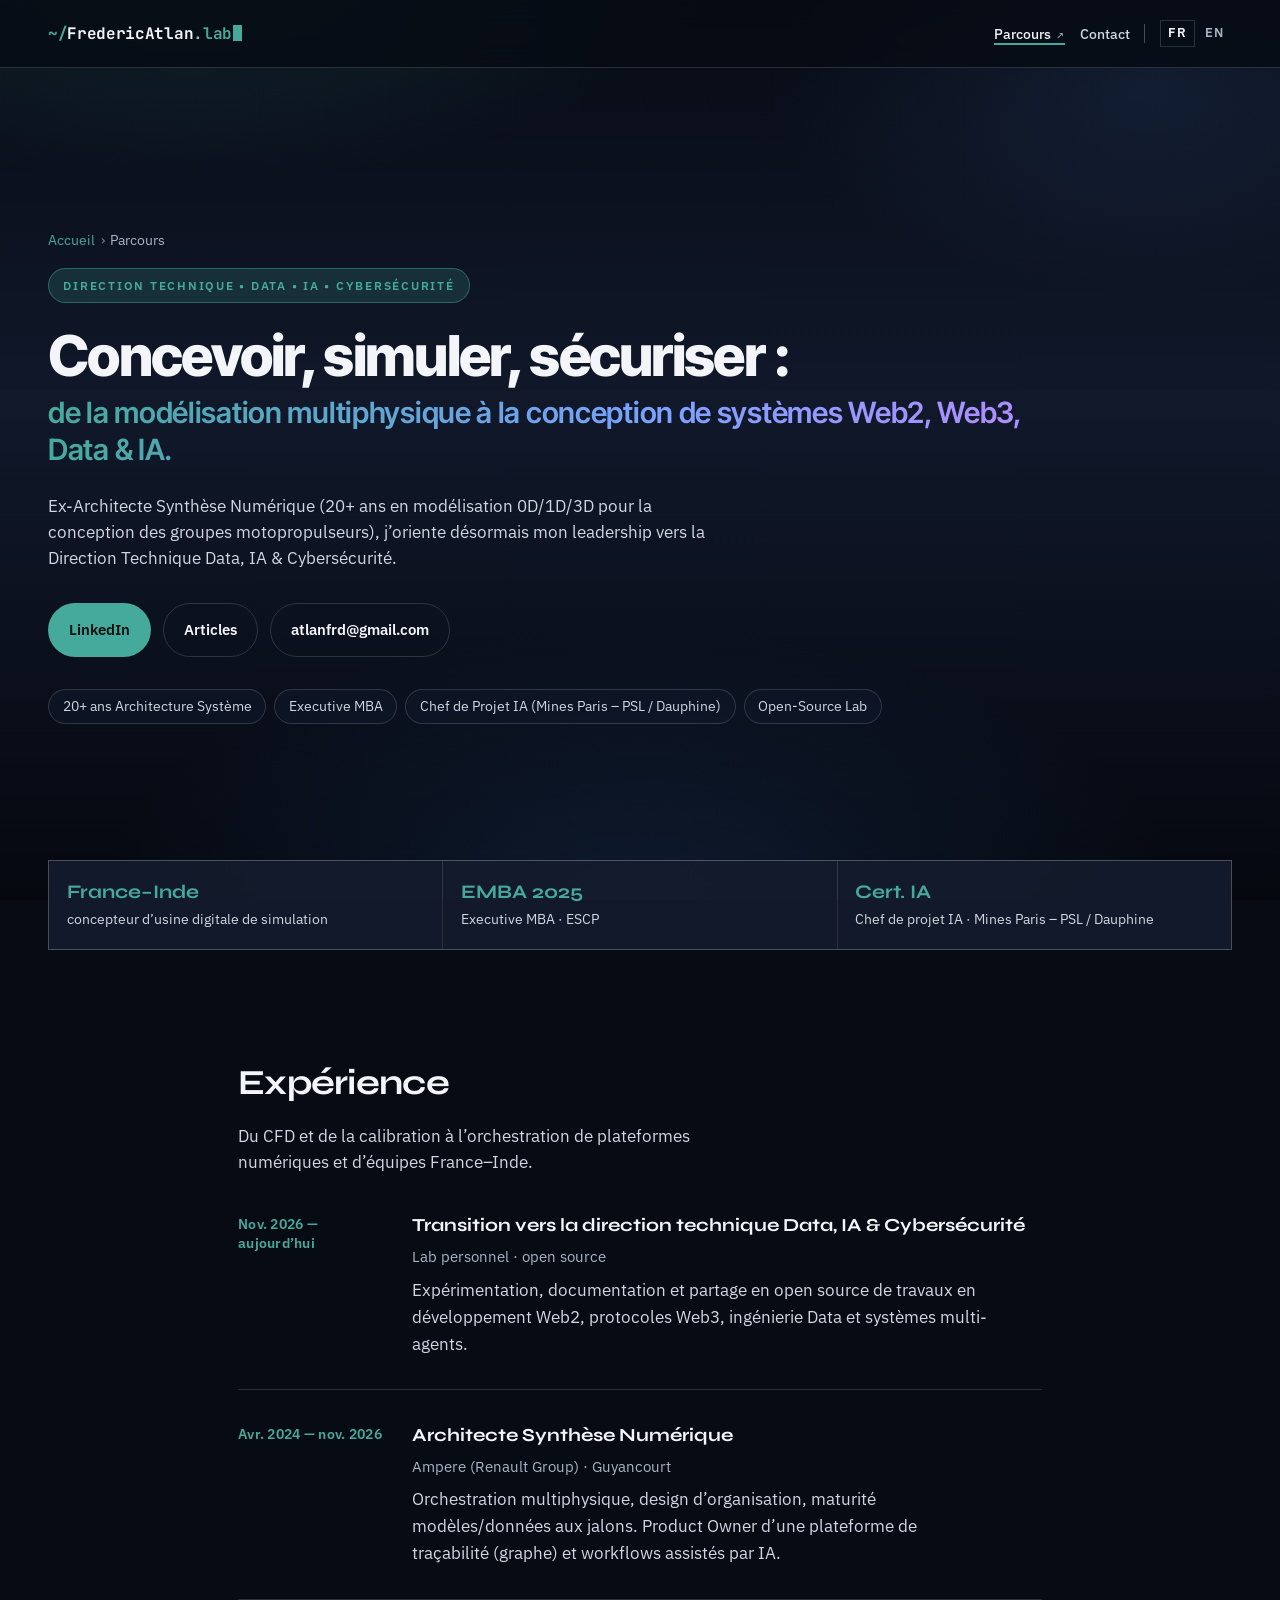
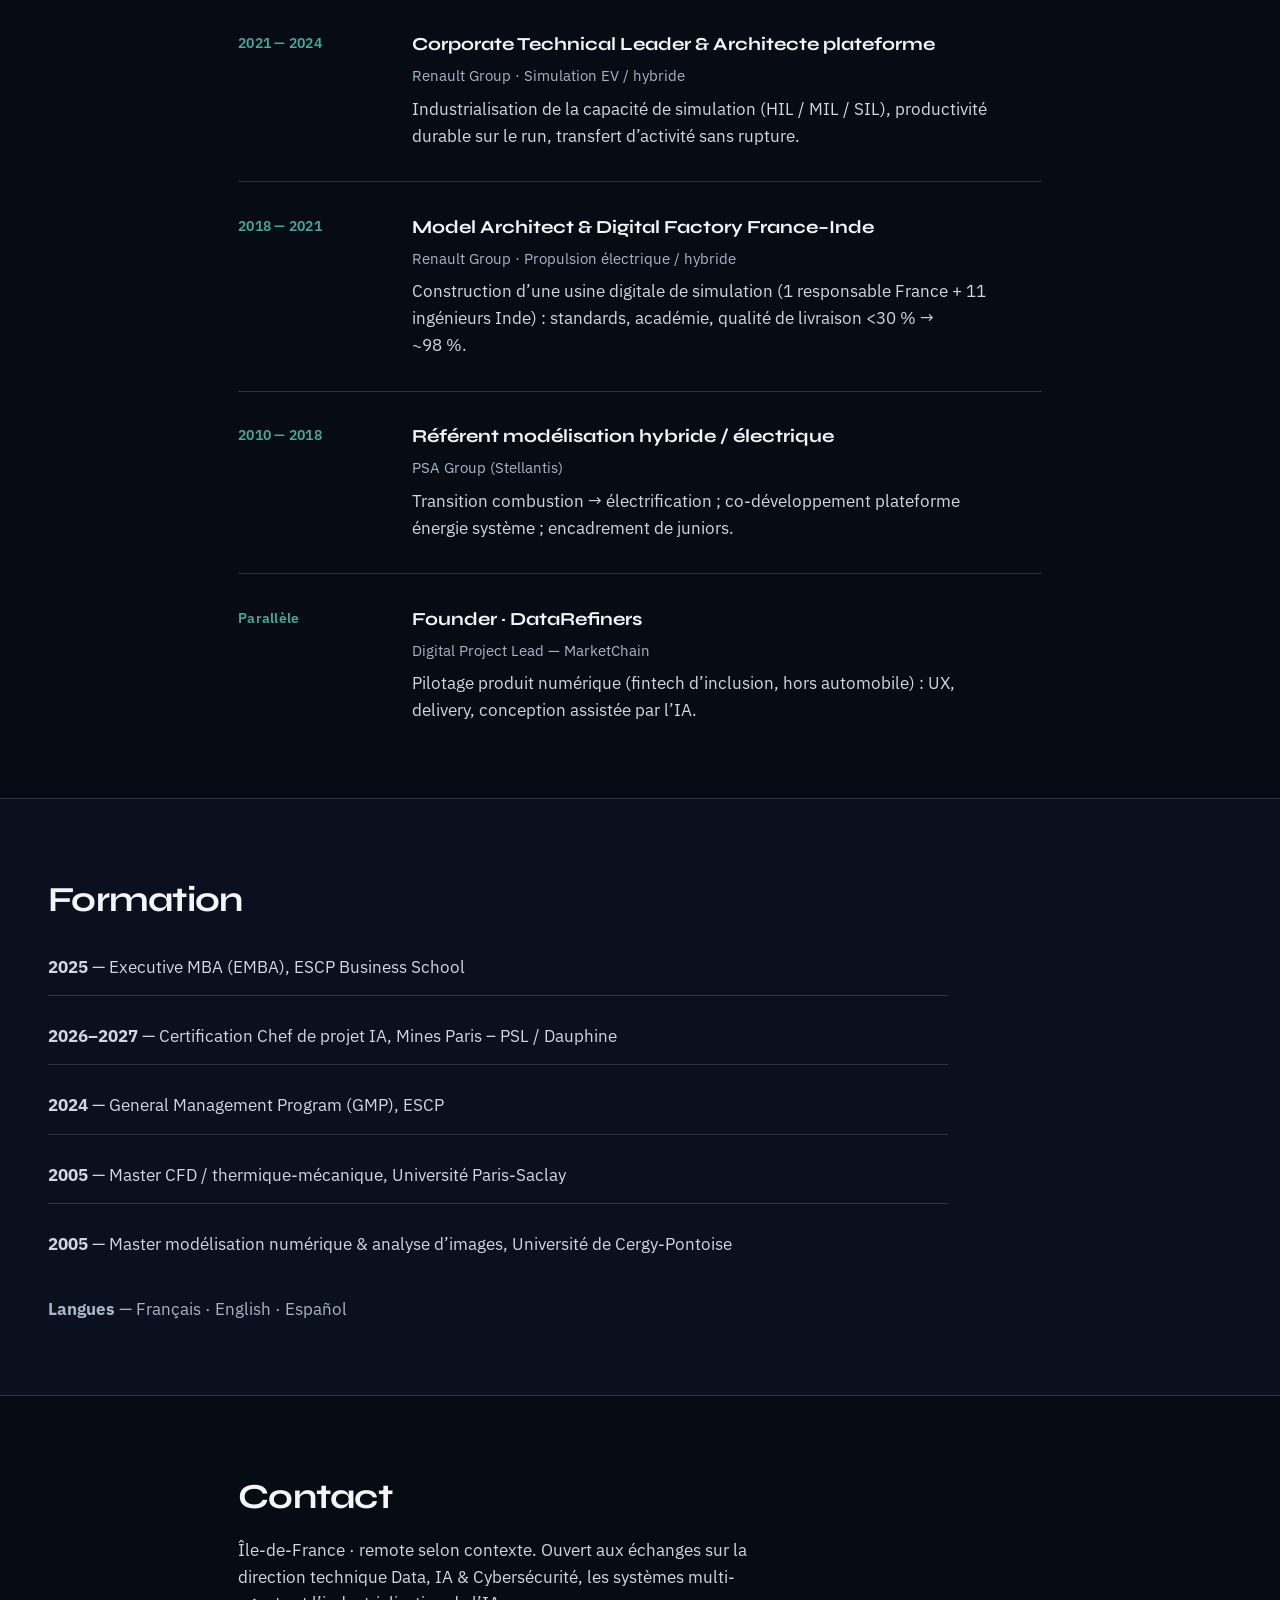
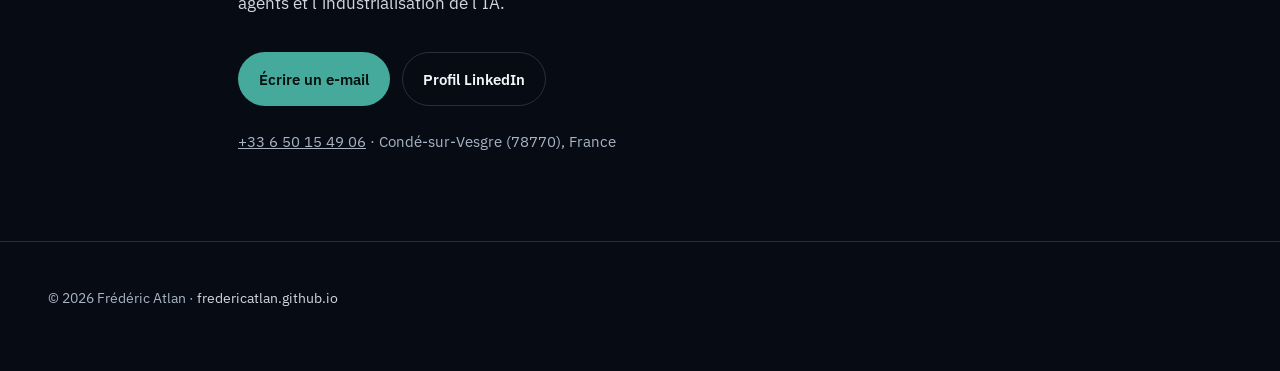
<file: parcours/index.html>
<!DOCTYPE html>
<html lang="fr">
<head>
  <meta charset="utf-8" />
  <meta name="viewport" content="width=device-width, initial-scale=1" />
  <title>Parcours — Frédéric Atlan</title>
  <meta name="description" content="Parcours de Frédéric Atlan : 20+ ans d’architecture système et de synthèse numérique (ex-Architecte Synthèse Numérique, Ampere / Renault Group ; usine digitale de simulation France–Inde ; PSA), en transition vers la direction technique Data, IA &amp; Cybersécurité. Formation et contact." />
  <meta name="robots" content="index, follow" />
  <link rel="canonical" href="https://fredericatlan.github.io/parcours/" />
  <link rel="alternate" hreflang="fr" href="https://fredericatlan.github.io/parcours/" />
  <link rel="alternate" hreflang="en" href="https://fredericatlan.github.io/en/parcours/" />
  <link rel="alternate" hreflang="x-default" href="https://fredericatlan.github.io/parcours/" />
  <meta name="theme-color" content="#070b14" />
  <meta property="og:site_name" content="FredericAtlan Lab" />
  <meta property="og:locale" content="fr_FR" />
  <meta property="og:title" content="Parcours — Frédéric Atlan" />
  <meta property="og:description" content="20+ ans d’architecture système et de synthèse numérique — Ampere / Renault, usine digitale France–Inde, PSA. Aujourd’hui : direction technique Data, IA &amp; Cybersécurité." />
  <meta property="og:type" content="profile" />
  <meta property="og:url" content="https://fredericatlan.github.io/parcours/" />
  <meta property="og:image" content="https://fredericatlan.github.io/assets/og-default.png" />
  <meta name="twitter:card" content="summary_large_image" />
  <meta name="twitter:title" content="Parcours — Frédéric Atlan" />
  <meta name="twitter:image" content="https://fredericatlan.github.io/assets/og-default.png" />

  <link rel="icon" href="/assets/favicon.svg" type="image/svg+xml" />
  <link rel="preconnect" href="https://fonts.googleapis.com" />
  <link rel="preconnect" href="https://fonts.gstatic.com" crossorigin />
  <link href="https://fonts.googleapis.com/css2?family=JetBrains+Mono:wght@500;700&family=Syne:wght@500;600;700;800&family=Inter+Tight:wght@600;800&family=IBM+Plex+Sans:ital,wght@0,400;0,500;0,600;1,400&display=swap" rel="stylesheet" />
  <link rel="stylesheet" href="/styles.css" />
</head>
<body>
  <div class="atmosphere" aria-hidden="true"></div>

  <header class="site-header">
    <a class="brand" href="/" aria-label="FredericAtlan Lab, accueil"><span class="brand-tilde">~/</span>FredericAtlan<span class="brand-dot">.</span><span class="brand-lab">lab</span><span class="brand-cursor" aria-hidden="true"></span></a>
    <nav class="nav" aria-label="Navigation principale">
      <span class="nav-cluster" role="group" aria-label="Profil">
        <a class="nav-page" href="/parcours/" aria-current="page">Parcours</a>
        <a href="/parcours/#contact">Contact</a>
      </span>
      <span class="nav-sep" aria-hidden="true"></span>
      <span class="nav-cluster nav-lang" role="group" aria-label="Langue">
        <a href="/parcours/" hreflang="fr" lang="fr" aria-current="true">FR</a>
        <a href="/en/parcours/" hreflang="en" lang="en">EN</a>
      </span>
    </nav>
  </header>

  <main id="top" class="page-parcours">
    <section class="hero hero-v2" aria-labelledby="hero-titre">
      <nav class="crumb" aria-label="Fil d’Ariane"><a href="/">Accueil</a><span class="crumb-sep">›</span>Parcours</nav>
      <p class="hero-badge">Direction technique • Data • IA • Cybersécurité</p>
      <h1 class="hero-titre" id="hero-titre">Concevoir, simuler, sécuriser&nbsp;: <span class="hero-accent">de la modélisation multiphysique à la conception de systèmes Web2, Web3, Data&nbsp;&amp;&nbsp;IA.</span></h1>
      <p class="hero-support">Ex-Architecte Synthèse Numérique (20+&nbsp;ans en modélisation 0D/1D/3D pour la conception des groupes motopropulseurs), j’oriente désormais mon leadership vers la Direction Technique Data, IA &amp; Cybersécurité.</p>
      <div class="hero-cta">
        <a class="btn btn-primary" href="https://www.linkedin.com/in/frederic-atlan-97200/" target="_blank" rel="noopener noreferrer">LinkedIn</a>
        <a class="btn btn-ghost" href="/">Articles</a>
        <a class="btn btn-ghost" href="mailto:atlanfrd@gmail.com">atlanfrd@gmail.com</a>
      </div>
      <ul class="hero-pills" aria-label="Repères">
        <li>20+&nbsp;ans Architecture Système</li>
        <li>Executive MBA</li>
        <li>Chef de Projet IA (Mines Paris – PSL / Dauphine)</li>
        <li>Open-Source Lab</li>
      </ul>
    </section>

    <section class="strip" aria-label="Repères de parcours">
      <div class="strip-item"><span class="strip-num">France–Inde</span><span class="strip-label">concepteur d’usine digitale de simulation</span></div>
      <div class="strip-item"><span class="strip-num">EMBA 2025</span><span class="strip-label">Executive MBA · ESCP</span></div>
      <div class="strip-item"><span class="strip-num">Cert. IA</span><span class="strip-label">Chef de projet IA · Mines Paris – PSL / Dauphine</span></div>
    </section>

    <section id="parcours" class="section" aria-labelledby="parcours-title">
      <h2 id="parcours-title">Expérience</h2>
      <p class="section-lead">Du CFD et de la calibration à l’orchestration de plateformes numériques et d’équipes France–Inde.</p>

      <ol class="timeline">
        <li>
          <div class="when"><time datetime="2026-11">Nov. 2026</time> — aujourd’hui</div>
          <div class="what">
            <h3>Transition vers la direction technique Data, IA &amp; Cybersécurité</h3>
            <p class="org">Lab personnel · open source</p>
            <p>Expérimentation, documentation et partage en open source de travaux en développement Web2, protocoles Web3, ingénierie Data et systèmes multi-agents.</p>
          </div>
        </li>
        <li>
          <div class="when"><time datetime="2024-04">Avr. 2024</time> — <time datetime="2026-11-16">nov. 2026</time></div>
          <div class="what">
            <h3>Architecte Synthèse Numérique</h3>
            <p class="org">Ampere (Renault Group) · Guyancourt</p>
            <p>Orchestration multiphysique, design d’organisation, maturité modèles/données aux jalons. Product Owner d’une plateforme de traçabilité (graphe) et workflows assistés par IA.</p>
          </div>
        </li>
        <li>
          <div class="when"><time datetime="2021">2021</time> — <time datetime="2024">2024</time></div>
          <div class="what">
            <h3>Corporate Technical Leader &amp; Architecte plateforme</h3>
            <p class="org">Renault Group · Simulation EV / hybride</p>
            <p>Industrialisation de la capacité de simulation (HIL / MIL / SIL), productivité durable sur le run, transfert d’activité sans rupture.</p>
          </div>
        </li>
        <li>
          <div class="when"><time datetime="2018">2018</time> — <time datetime="2021">2021</time></div>
          <div class="what">
            <h3>Model Architect &amp; Digital Factory France–Inde</h3>
            <p class="org">Renault Group · Propulsion électrique / hybride</p>
            <p>Construction d’une usine digitale de simulation (1 responsable France + 11 ingénieurs Inde) : standards, académie, qualité de livraison &lt;30&nbsp;% → ~98&nbsp;%.</p>
          </div>
        </li>
        <li>
          <div class="when"><time datetime="2010">2010</time> — <time datetime="2018">2018</time></div>
          <div class="what">
            <h3>Référent modélisation hybride / électrique</h3>
            <p class="org">PSA Group (Stellantis)</p>
            <p>Transition combustion → électrification ; co-développement plateforme énergie système ; encadrement de juniors.</p>
          </div>
        </li>
        <li>
          <div class="when">Parallèle</div>
          <div class="what">
            <h3>Founder · DataRefiners</h3>
            <p class="org">Digital Project Lead — MarketChain</p>
            <p>Pilotage produit numérique (fintech d’inclusion, hors automobile) : UX, delivery, conception assistée par l’IA.</p>
          </div>
        </li>
      </ol>
    </section>

    <section id="formation" class="section section-alt" aria-labelledby="formation-title">
      <h2 id="formation-title">Formation</h2>
      <ul class="edu">
        <li><strong>2025</strong> — Executive MBA (EMBA), ESCP Business School</li>
        <li><strong>2026–2027</strong> — Certification Chef de projet IA, Mines Paris – PSL / Dauphine</li>
        <li><strong>2024</strong> — General Management Program (GMP), ESCP</li>
        <li><strong>2005</strong> — Master CFD / thermique-mécanique, Université Paris-Saclay</li>
        <li><strong>2005</strong> — Master modélisation numérique &amp; analyse d’images, Université de Cergy-Pontoise</li>
      </ul>
      <p class="langs"><strong>Langues</strong> — Français · English · Español</p>
    </section>

    <section id="contact" class="section contact" aria-labelledby="contact-title">
      <h2 id="contact-title">Contact</h2>
      <p class="section-lead">Île-de-France · remote selon contexte. Ouvert aux échanges sur la direction technique Data, IA &amp; Cybersécurité, les systèmes multi-agents et l’industrialisation de l’IA.</p>
      <div class="hero-cta">
        <a class="btn btn-primary" href="mailto:atlanfrd@gmail.com">Écrire un e-mail</a>
        <a class="btn btn-ghost" href="https://www.linkedin.com/in/frederic-atlan-97200/" target="_blank" rel="noopener noreferrer">Profil LinkedIn</a>
      </div>
      <p class="fine"><a href="tel:+33650154906">+33 6 50 15 49 06</a> · Condé-sur-Vesgre (78770), France</p>
    </section>
  </main>

  <footer class="site-footer">
    <p>© <span id="y"></span> Frédéric Atlan · <a href="https://fredericatlan.github.io/">fredericatlan.github.io</a></p>
  </footer>

  <script>
    document.getElementById("y").textContent = new Date().getFullYear();
  </script>
</body>
</html>
</file>
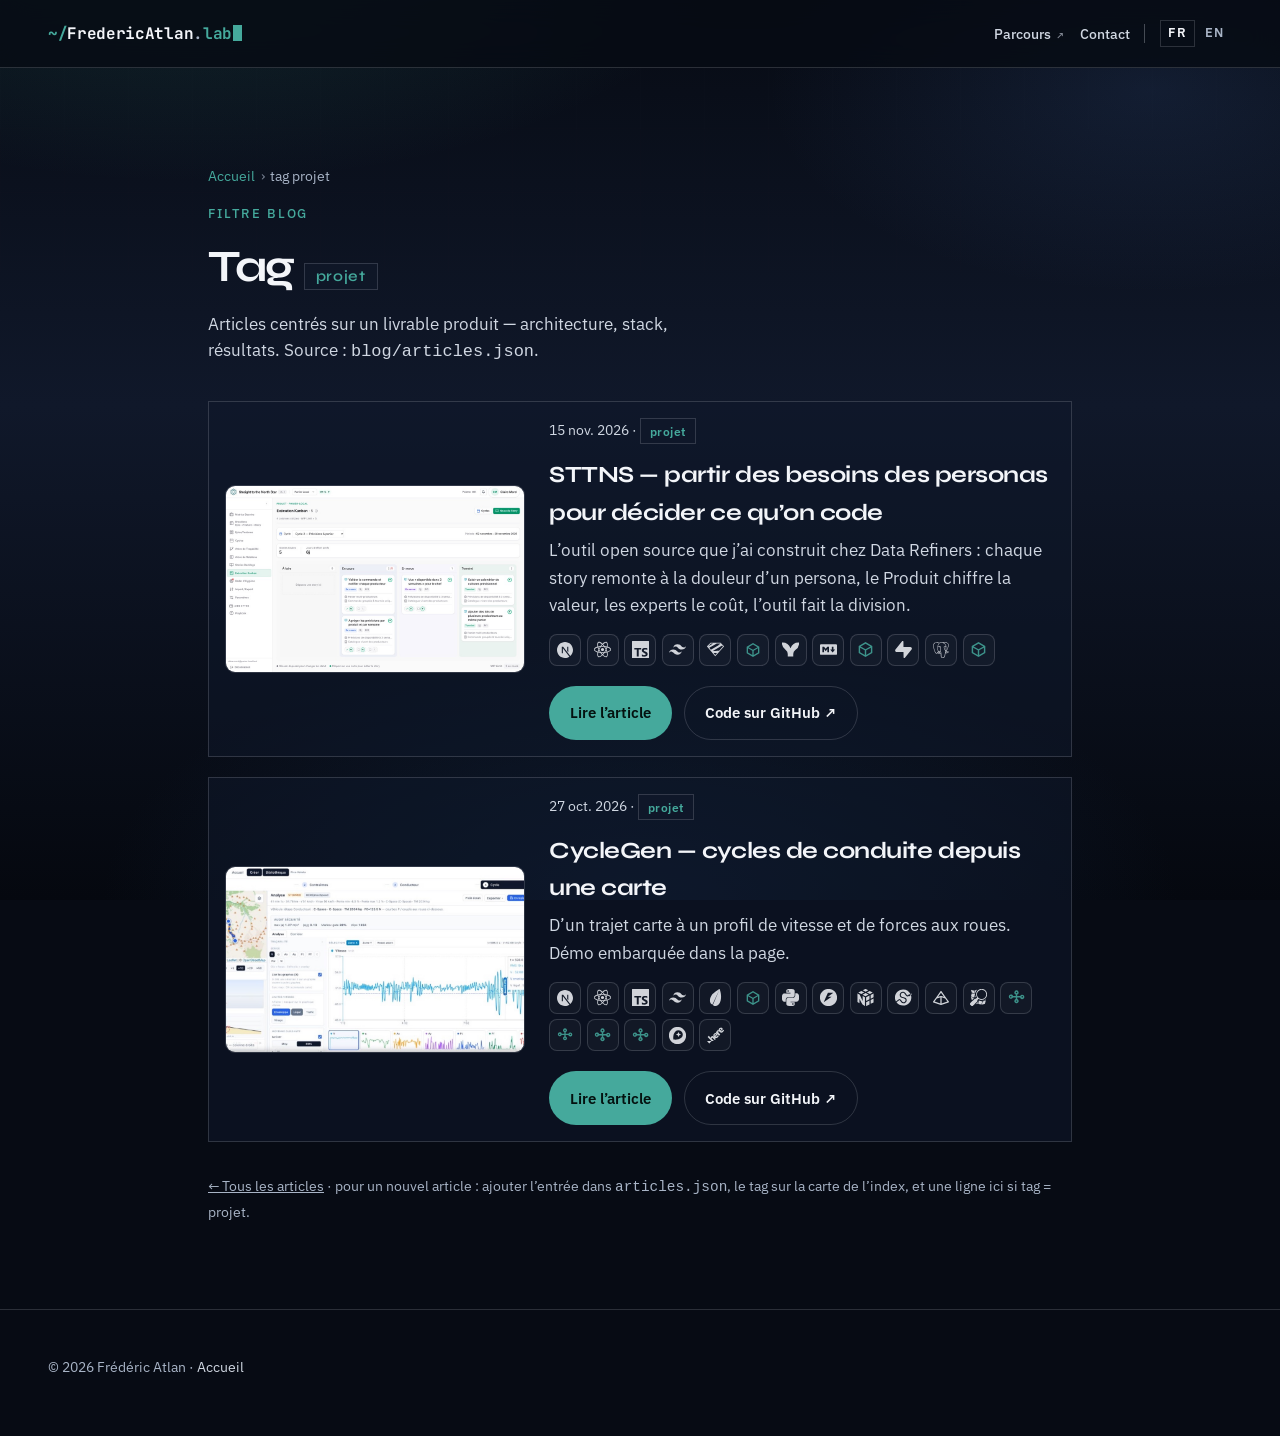
<file: projets/index.html>
<!DOCTYPE html>
<html lang="fr">
<head>
  <meta charset="utf-8" />
  <meta name="viewport" content="width=device-width, initial-scale=1" />
  <title>Projets → blog | Frédéric Atlan</title>
  <meta name="description" content="Les projets sont présentés dans le blog, sous le tag projet." />
  <meta name="robots" content="noindex, follow" />
  <link rel="canonical" href="https://fredericatlan.github.io/blog/tags/projet.html" />
  <meta http-equiv="refresh" content="0; url=/blog/tags/projet.html" />
  <script>location.replace("/blog/tags/projet.html");</script>
</head>
<body>
  <p>Les projets sont présentés dans le blog&nbsp;: <a href="/blog/tags/projet.html">voir les articles «&nbsp;projet&nbsp;»</a>.</p>
</body>
</html>
</file>
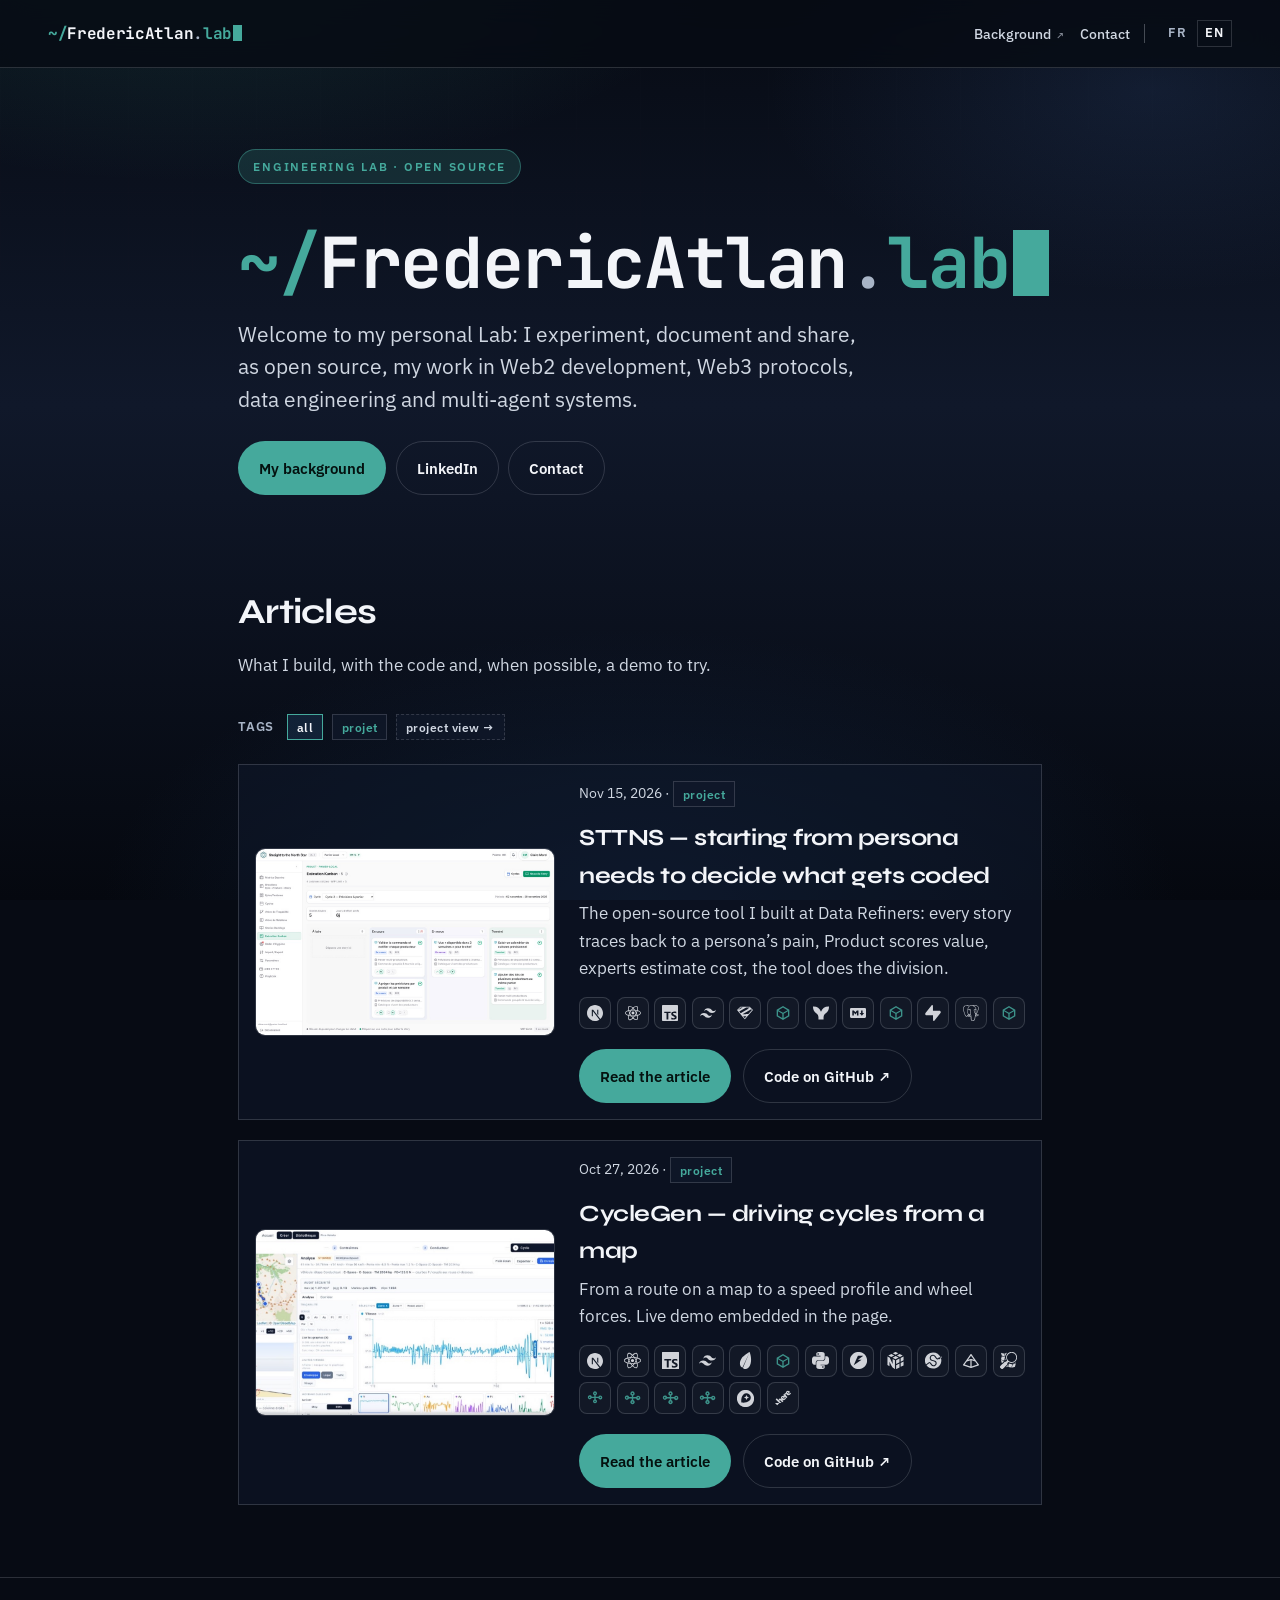
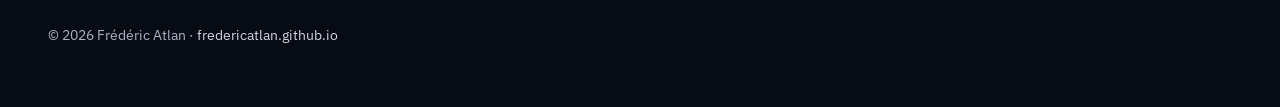
<file: en/blog/index.html>
<!DOCTYPE html>
<html lang="en">
<head>
  <meta charset="utf-8" />
  <meta name="robots" content="noindex, follow" />
  <link rel="canonical" href="https://fredericatlan.github.io/en/" />
  <meta http-equiv="refresh" content="0; url=/en/" />
  <title>FredericAtlan Lab</title>
  <script>location.replace("/en/" + location.search + location.hash);</script>
</head>
<body><p><a href="/en/">Articles are now on the home page.</a></p></body>
</html>
</file>
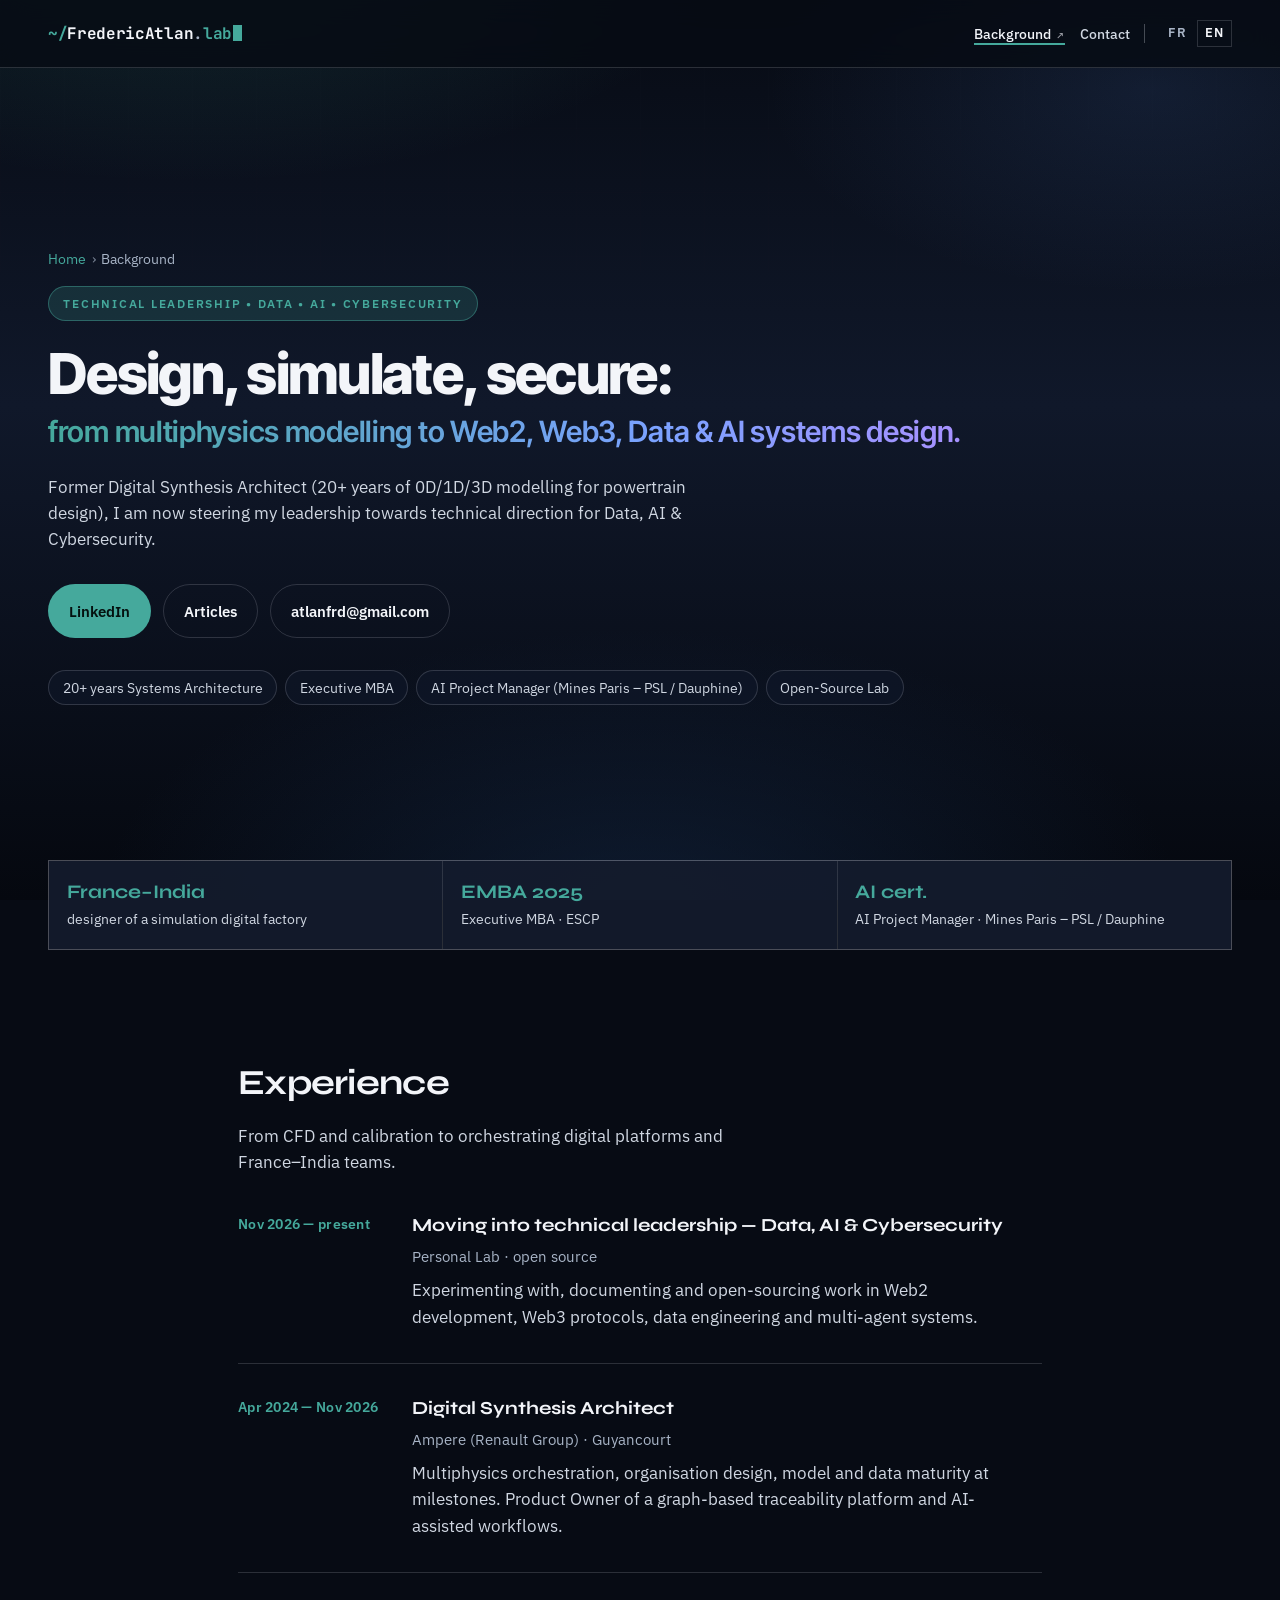
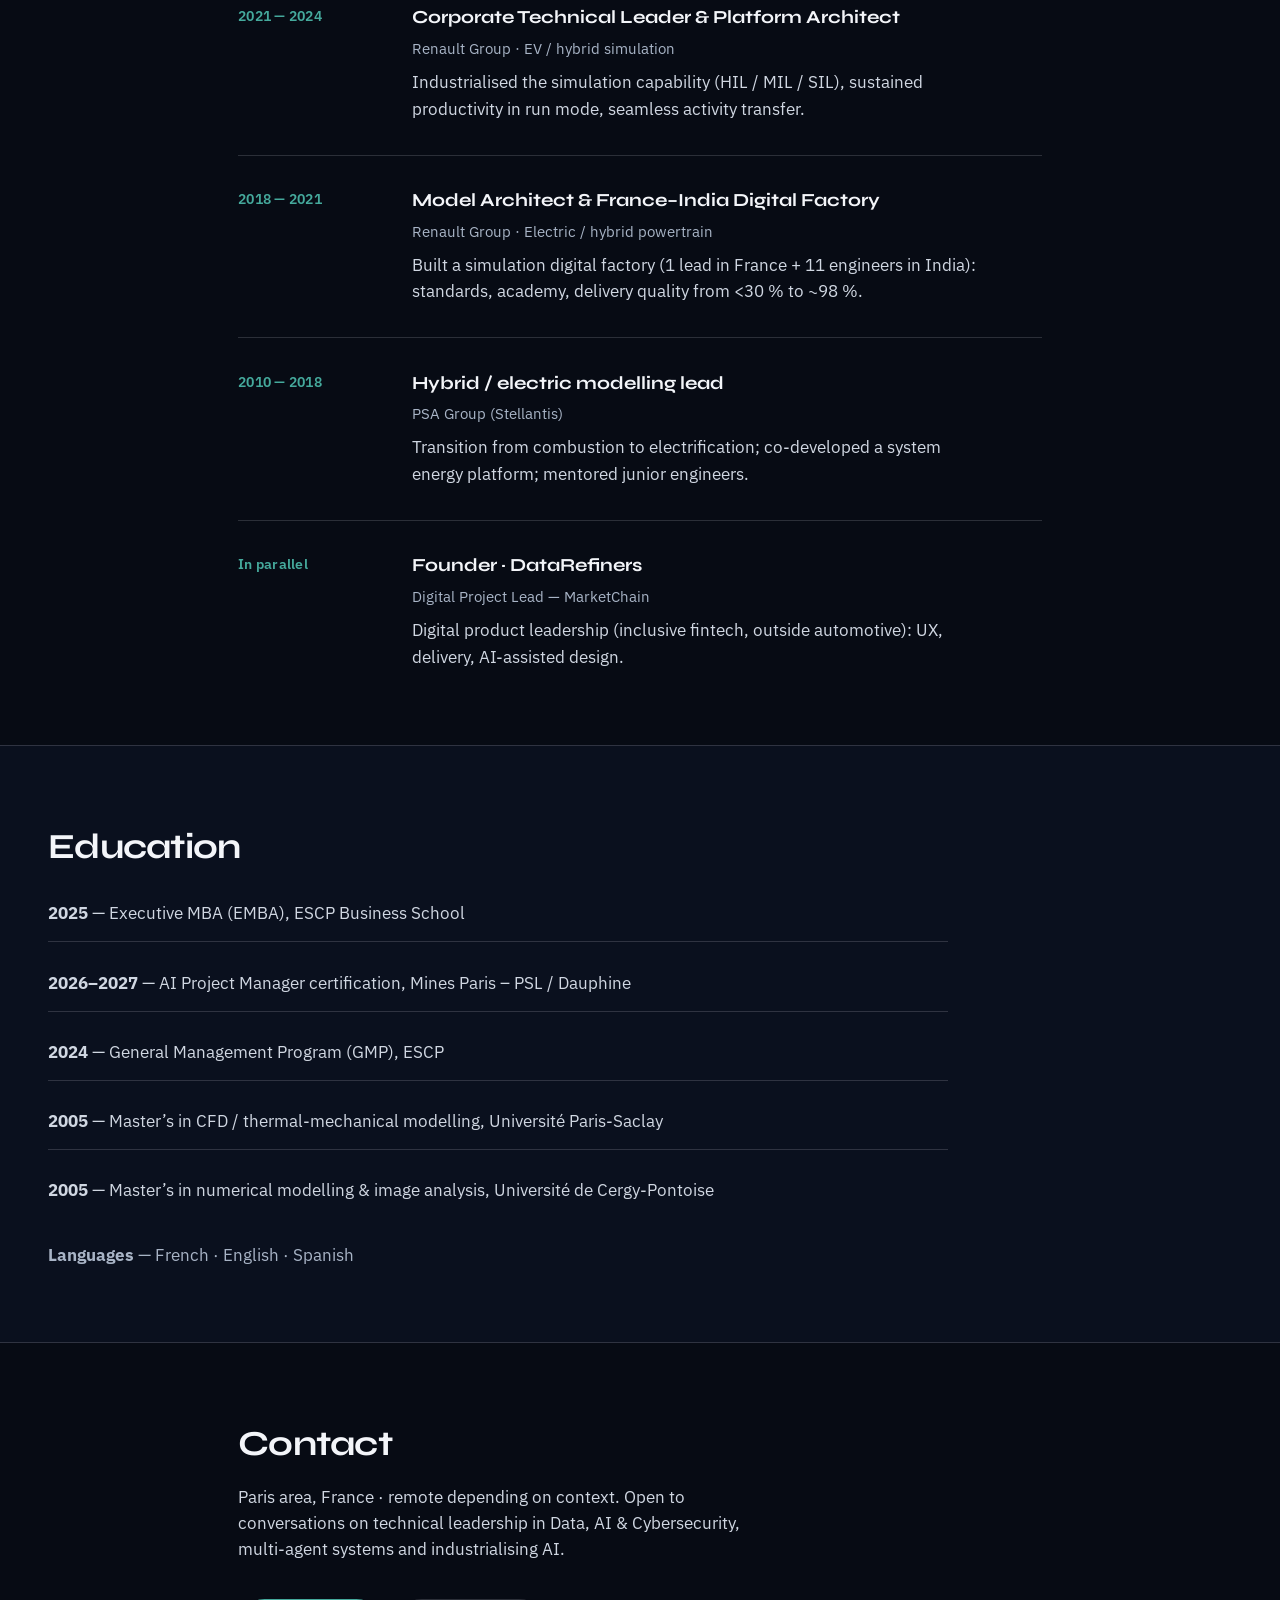
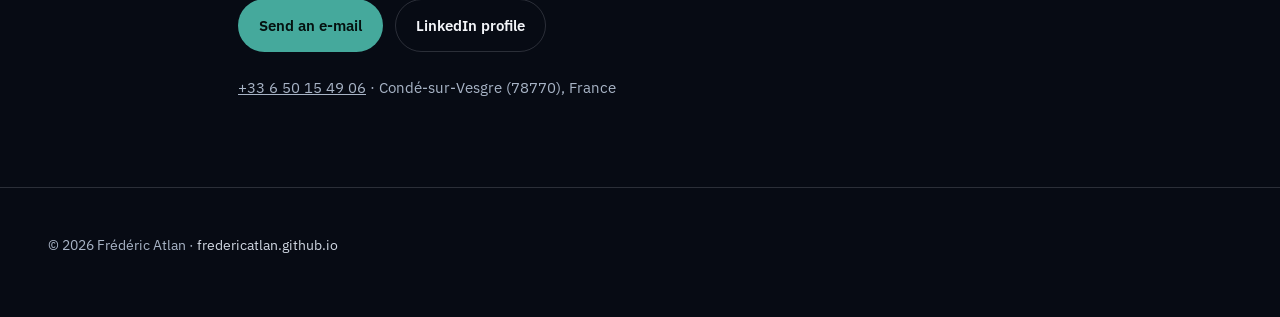
<file: en/parcours/index.html>
<!DOCTYPE html>
<html lang="en">
<head>
  <meta charset="utf-8" />
  <meta name="viewport" content="width=device-width, initial-scale=1" />
  <title>Background — Frédéric Atlan</title>
  <meta name="description" content="Background of Frédéric Atlan: 20+ years of systems architecture and digital synthesis (former Digital Synthesis Architect, Ampere / Renault Group; France–India simulation digital factory; PSA), moving into technical leadership for Data, AI &amp; Cybersecurity. Education and contact." />
  <meta name="robots" content="index, follow" />
  <link rel="canonical" href="https://fredericatlan.github.io/en/parcours/" />
  <link rel="alternate" hreflang="fr" href="https://fredericatlan.github.io/parcours/" />
  <link rel="alternate" hreflang="en" href="https://fredericatlan.github.io/en/parcours/" />
  <link rel="alternate" hreflang="x-default" href="https://fredericatlan.github.io/parcours/" />
  <meta name="theme-color" content="#070b14" />
  <meta property="og:site_name" content="FredericAtlan Lab" />
  <meta property="og:locale" content="en_US" />
  <meta property="og:title" content="Background — Frédéric Atlan" />
  <meta property="og:description" content="20+ years of systems architecture and digital synthesis — Ampere / Renault, France–India digital factory, PSA. Now: technical leadership in Data, AI &amp; Cybersecurity." />
  <meta property="og:type" content="profile" />
  <meta property="og:url" content="https://fredericatlan.github.io/en/parcours/" />
  <meta property="og:image" content="https://fredericatlan.github.io/assets/og-default.png" />
  <meta name="twitter:card" content="summary_large_image" />
  <meta name="twitter:title" content="Background — Frédéric Atlan" />
  <meta name="twitter:image" content="https://fredericatlan.github.io/assets/og-default.png" />

  <link rel="icon" href="/assets/favicon.svg" type="image/svg+xml" />
  <link rel="preconnect" href="https://fonts.googleapis.com" />
  <link rel="preconnect" href="https://fonts.gstatic.com" crossorigin />
  <link href="https://fonts.googleapis.com/css2?family=JetBrains+Mono:wght@500;700&family=Syne:wght@500;600;700;800&family=Inter+Tight:wght@600;800&family=IBM+Plex+Sans:ital,wght@0,400;0,500;0,600;1,400&display=swap" rel="stylesheet" />
  <link rel="stylesheet" href="/styles.css" />
</head>
<body>
  <div class="atmosphere" aria-hidden="true"></div>

  <header class="site-header">
    <a class="brand" href="/en/" aria-label="FredericAtlan Lab, home"><span class="brand-tilde">~/</span>FredericAtlan<span class="brand-dot">.</span><span class="brand-lab">lab</span><span class="brand-cursor" aria-hidden="true"></span></a>
    <nav class="nav" aria-label="Main navigation">
      <span class="nav-cluster" role="group" aria-label="Profile">
        <a class="nav-page" href="/en/parcours/" aria-current="page">Background</a>
        <a href="/en/parcours/#contact">Contact</a>
      </span>
      <span class="nav-sep" aria-hidden="true"></span>
      <span class="nav-cluster nav-lang" role="group" aria-label="Language">
        <a href="/parcours/" hreflang="fr" lang="fr">FR</a>
        <a href="/en/parcours/" hreflang="en" lang="en" aria-current="true">EN</a>
      </span>
    </nav>
  </header>

  <main id="top" class="page-parcours">
    <section class="hero hero-v2" aria-labelledby="hero-titre">
      <nav class="crumb" aria-label="Breadcrumb"><a href="/en/">Home</a><span class="crumb-sep">›</span>Background</nav>
      <p class="hero-badge">Technical leadership • Data • AI • Cybersecurity</p>
      <h1 class="hero-titre" id="hero-titre">Design, simulate, secure: <span class="hero-accent">from multiphysics modelling to Web2, Web3, Data&nbsp;&amp;&nbsp;AI systems design.</span></h1>
      <p class="hero-support">Former Digital Synthesis Architect (20+&nbsp;years of 0D/1D/3D modelling for powertrain design), I am now steering my leadership towards technical direction for Data, AI &amp; Cybersecurity.</p>
      <div class="hero-cta">
        <a class="btn btn-primary" href="https://www.linkedin.com/in/frederic-atlan-97200/" target="_blank" rel="noopener noreferrer">LinkedIn</a>
        <a class="btn btn-ghost" href="/en/">Articles</a>
        <a class="btn btn-ghost" href="mailto:atlanfrd@gmail.com">atlanfrd@gmail.com</a>
      </div>
      <ul class="hero-pills" aria-label="Highlights">
        <li>20+&nbsp;years Systems Architecture</li>
        <li>Executive MBA</li>
        <li>AI Project Manager (Mines Paris – PSL / Dauphine)</li>
        <li>Open-Source Lab</li>
      </ul>
    </section>

    <section class="strip" aria-label="Career highlights">
      <div class="strip-item"><span class="strip-num">France–India</span><span class="strip-label">designer of a simulation digital factory</span></div>
      <div class="strip-item"><span class="strip-num">EMBA 2025</span><span class="strip-label">Executive MBA · ESCP</span></div>
      <div class="strip-item"><span class="strip-num">AI cert.</span><span class="strip-label">AI Project Manager · Mines Paris – PSL / Dauphine</span></div>
    </section>

    <section id="parcours" class="section" aria-labelledby="parcours-title">
      <h2 id="parcours-title">Experience</h2>
      <p class="section-lead">From CFD and calibration to orchestrating digital platforms and France–India teams.</p>

      <ol class="timeline">
        <li>
          <div class="when"><time datetime="2026-11">Nov 2026</time> — present</div>
          <div class="what">
            <h3>Moving into technical leadership — Data, AI &amp; Cybersecurity</h3>
            <p class="org">Personal Lab · open source</p>
            <p>Experimenting with, documenting and open-sourcing work in Web2 development, Web3 protocols, data engineering and multi-agent systems.</p>
          </div>
        </li>
        <li>
          <div class="when"><time datetime="2024-04">Apr 2024</time> — <time datetime="2026-11-16">Nov 2026</time></div>
          <div class="what">
            <h3>Digital Synthesis Architect</h3>
            <p class="org">Ampere (Renault Group) · Guyancourt</p>
            <p>Multiphysics orchestration, organisation design, model and data maturity at milestones. Product Owner of a graph-based traceability platform and AI-assisted workflows.</p>
          </div>
        </li>
        <li>
          <div class="when"><time datetime="2021">2021</time> — <time datetime="2024">2024</time></div>
          <div class="what">
            <h3>Corporate Technical Leader &amp; Platform Architect</h3>
            <p class="org">Renault Group · EV / hybrid simulation</p>
            <p>Industrialised the simulation capability (HIL / MIL / SIL), sustained productivity in run mode, seamless activity transfer.</p>
          </div>
        </li>
        <li>
          <div class="when"><time datetime="2018">2018</time> — <time datetime="2021">2021</time></div>
          <div class="what">
            <h3>Model Architect &amp; France–India Digital Factory</h3>
            <p class="org">Renault Group · Electric / hybrid powertrain</p>
            <p>Built a simulation digital factory (1 lead in France + 11 engineers in India): standards, academy, delivery quality from &lt;30&nbsp;% to ~98&nbsp;%.</p>
          </div>
        </li>
        <li>
          <div class="when"><time datetime="2010">2010</time> — <time datetime="2018">2018</time></div>
          <div class="what">
            <h3>Hybrid / electric modelling lead</h3>
            <p class="org">PSA Group (Stellantis)</p>
            <p>Transition from combustion to electrification; co-developed a system energy platform; mentored junior engineers.</p>
          </div>
        </li>
        <li>
          <div class="when">In parallel</div>
          <div class="what">
            <h3>Founder · DataRefiners</h3>
            <p class="org">Digital Project Lead — MarketChain</p>
            <p>Digital product leadership (inclusive fintech, outside automotive): UX, delivery, AI-assisted design.</p>
          </div>
        </li>
      </ol>
    </section>

    <section id="formation" class="section section-alt" aria-labelledby="formation-title">
      <h2 id="formation-title">Education</h2>
      <ul class="edu">
        <li><strong>2025</strong> — Executive MBA (EMBA), ESCP Business School</li>
        <li><strong>2026–2027</strong> — AI Project Manager certification, Mines Paris – PSL / Dauphine</li>
        <li><strong>2024</strong> — General Management Program (GMP), ESCP</li>
        <li><strong>2005</strong> — Master’s in CFD / thermal-mechanical modelling, Université Paris-Saclay</li>
        <li><strong>2005</strong> — Master’s in numerical modelling &amp; image analysis, Université de Cergy-Pontoise</li>
      </ul>
      <p class="langs"><strong>Languages</strong> — French · English · Spanish</p>
    </section>

    <section id="contact" class="section contact" aria-labelledby="contact-title">
      <h2 id="contact-title">Contact</h2>
      <p class="section-lead">Paris area, France · remote depending on context. Open to conversations on technical leadership in Data, AI &amp; Cybersecurity, multi-agent systems and industrialising AI.</p>
      <div class="hero-cta">
        <a class="btn btn-primary" href="mailto:atlanfrd@gmail.com">Send an e-mail</a>
        <a class="btn btn-ghost" href="https://www.linkedin.com/in/frederic-atlan-97200/" target="_blank" rel="noopener noreferrer">LinkedIn profile</a>
      </div>
      <p class="fine"><a href="tel:+33650154906">+33 6 50 15 49 06</a> · Condé-sur-Vesgre (78770), France</p>
    </section>
  </main>

  <footer class="site-footer">
    <p>© <span id="y"></span> Frédéric Atlan · <a href="https://fredericatlan.github.io/">fredericatlan.github.io</a></p>
  </footer>

  <script>
    document.getElementById("y").textContent = new Date().getFullYear();
  </script>
</body>
</html>
</file>
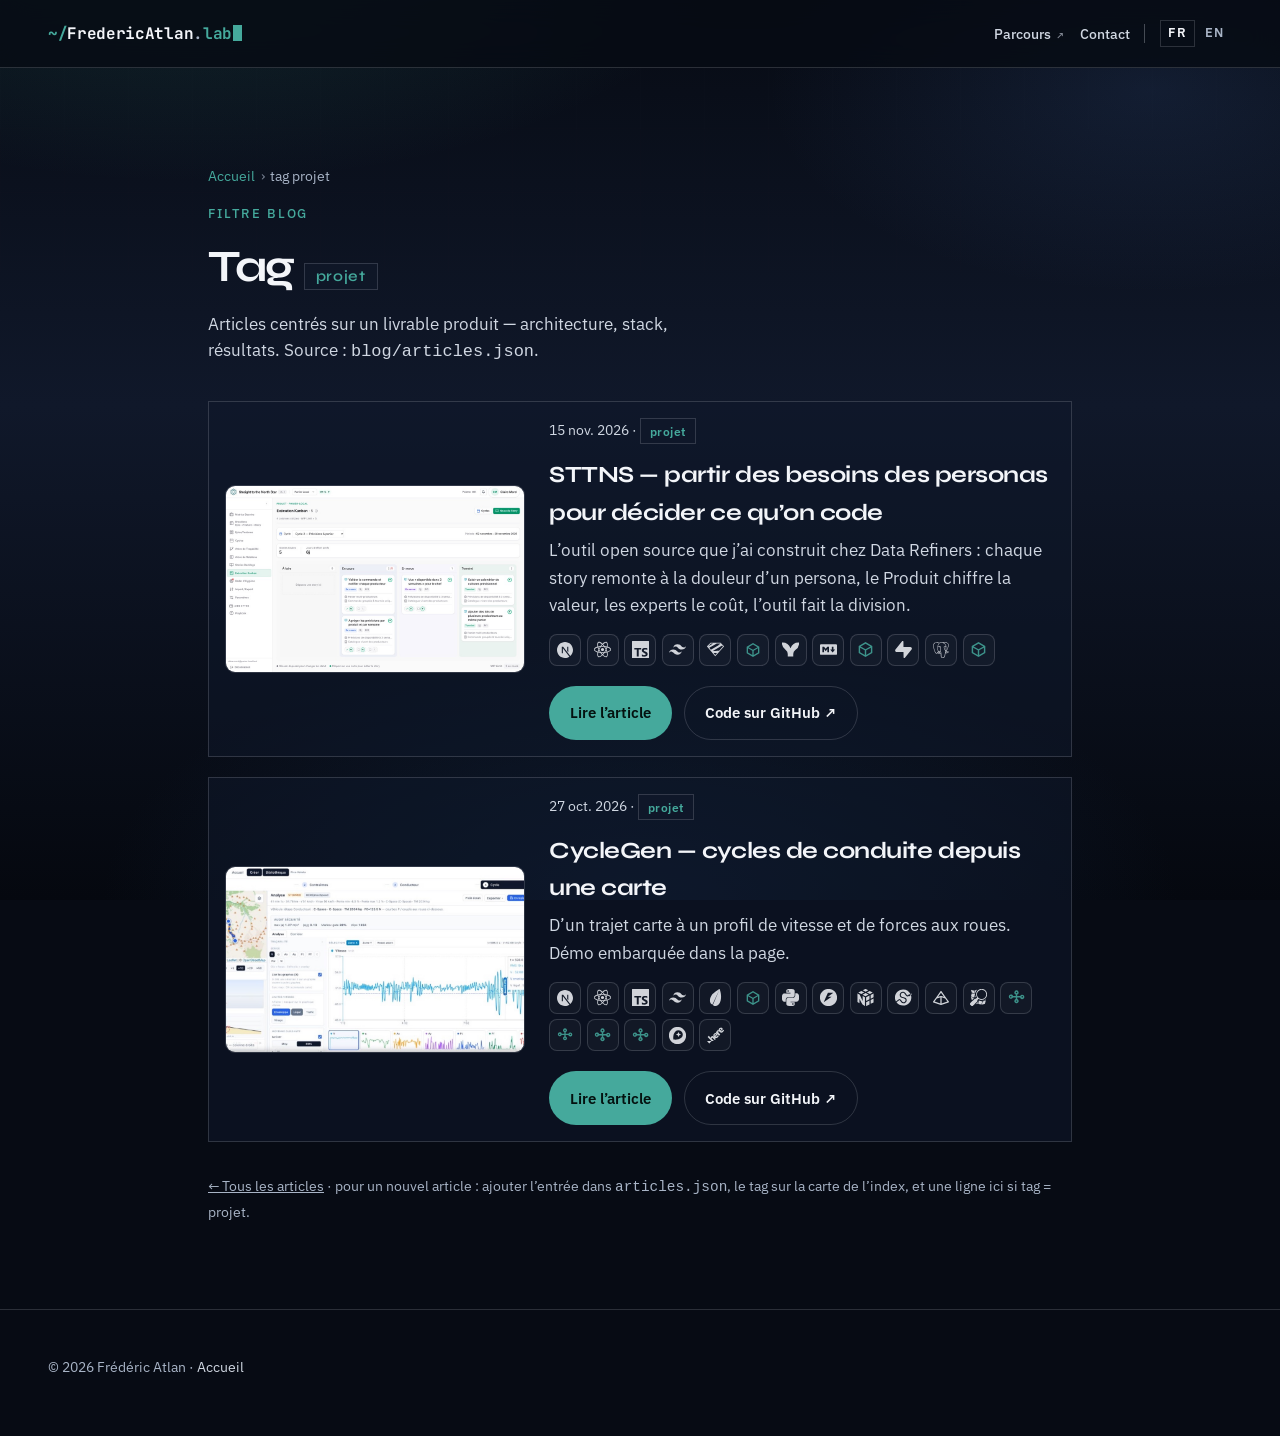
<file: blog/tags/projet.html>
<!DOCTYPE html>
<html lang="fr">
<head>
  <meta charset="utf-8" />
  <meta name="viewport" content="width=device-width, initial-scale=1" />
  <title>Tag projet — Blog Frédéric Atlan</title>
  <meta name="description" content="Articles du blog tagués « projet » : livrables et architectures (CycleGen, …)." />
  <meta name="robots" content="index, follow" />
  <link rel="canonical" href="https://fredericatlan.github.io/blog/tags/projet.html" />
  <link rel="alternate" hreflang="fr" href="https://fredericatlan.github.io/blog/tags/projet.html" />
  <link rel="alternate" hreflang="en" href="https://fredericatlan.github.io/en/blog/tags/projet.html" />
  <link rel="alternate" hreflang="x-default" href="https://fredericatlan.github.io/blog/tags/projet.html" />
  <meta name="theme-color" content="#070b14" />
  <meta property="og:site_name" content="FredericAtlan Lab" />
  <meta property="og:locale" content="fr_FR" />
  <meta property="og:title" content="Tag projet — Blog Frédéric Atlan" />
  <meta property="og:description" content="Articles tagués « projet » : livrables techniques et architectures." />
  <meta property="og:type" content="website" />
  <meta property="og:url" content="https://fredericatlan.github.io/blog/tags/projet.html" />
  <meta property="og:image" content="https://fredericatlan.github.io/blog/assets/cyclegen/08-analyse-cycle-veleta.jpg" />
  <meta name="twitter:card" content="summary_large_image" />
  <meta name="twitter:title" content="Tag projet — Blog Frédéric Atlan" />
  <meta name="twitter:description" content="Articles tagués « projet » : livrables techniques et architectures." />
  <meta name="twitter:image" content="https://fredericatlan.github.io/blog/assets/cyclegen/08-analyse-cycle-veleta.jpg" />
  <link rel="icon" href="/assets/favicon.svg" type="image/svg+xml" />
  <link rel="preconnect" href="https://fonts.googleapis.com" />
  <link rel="preconnect" href="https://fonts.gstatic.com" crossorigin />
  <link href="https://fonts.googleapis.com/css2?family=JetBrains+Mono:wght@500;700&family=Syne:wght@500;600;700;800&family=IBM+Plex+Sans:ital,wght@0,400;0,500;0,600;1,400&display=swap" rel="stylesheet" />
  <link rel="stylesheet" href="../../styles.css" />
</head>
<body>
  <div class="atmosphere" aria-hidden="true"></div>

  <header class="site-header">
    <a class="brand" href="/" aria-label="FredericAtlan Lab, accueil"><span class="brand-tilde">~/</span>FredericAtlan<span class="brand-dot">.</span><span class="brand-lab">lab</span><span class="brand-cursor" aria-hidden="true"></span></a>
    <nav class="nav" aria-label="Navigation principale">
      <span class="nav-cluster" role="group" aria-label="Profil">
        <a class="nav-page" href="/parcours/">Parcours</a>
        <a href="/parcours/#contact">Contact</a>
      </span>
      <span class="nav-sep" aria-hidden="true"></span>
      <span class="nav-cluster nav-lang" role="group" aria-label="Langue">
        <a href="/blog/tags/projet.html" hreflang="fr" lang="fr" aria-current="true">FR</a>
        <a href="/en/blog/tags/projet.html" hreflang="en" lang="en">EN</a>
      </span>
    </nav>
  </header>

  <main id="top" class="section page-projects">
    <nav class="crumb" aria-label="Fil d’Ariane"><a href="/">Accueil</a><span class="crumb-sep">›</span>tag projet</nav>
    <p class="hero-kicker">Filtre blog</p>
    <h1>Tag <span class="tag tag-lg">projet</span></h1>
    <p class="section-lead">Articles centrés sur un livrable produit — architecture, stack, résultats. Source : <code>blog/articles.json</code>.</p>

    <ul class="project-list" id="tag-list" data-tag="projet">

      <li class="project-card has-thumb" data-tags="projet" data-id="sttns-decision-os">
        <a class="card-thumb" href="../sttns-decision-os.html" tabindex="-1" aria-hidden="true"><img src="../assets/sttns/vignette.jpg" alt="" width="960" height="600" loading="lazy" /></a>
        <div>
          <p class="project-meta"><time datetime="2026-11-15">15 nov. 2026</time> · <span class="tag">projet</span></p>
          <h2><a href="../sttns-decision-os.html">STTNS — partir des besoins des personas pour décider ce qu’on code</a></h2>
          <p>L’outil open source que j’ai construit chez Data Refiners&nbsp;: chaque story remonte à la douleur d’un persona, le Produit chiffre la valeur, les experts le coût, l’outil fait la division.</p>
          <!-- tech: sttns-decision-os -->
          <ul class="tech-icones" aria-label="Technologies"><li title="Next.js"><span class="tech-ico" style="--ico: url('/blog/assets/icones/nextdotjs.svg')" aria-hidden="true"></span><span class="tech-nom">Next.js</span></li><li title="React"><span class="tech-ico" style="--ico: url('/blog/assets/icones/react.svg')" aria-hidden="true"></span><span class="tech-nom">React</span></li><li title="TypeScript"><span class="tech-ico" style="--ico: url('/blog/assets/icones/typescript.svg')" aria-hidden="true"></span><span class="tech-nom">TypeScript</span></li><li title="Tailwind CSS"><span class="tech-ico" style="--ico: url('/blog/assets/icones/tailwindcss.svg')" aria-hidden="true"></span><span class="tech-nom">Tailwind CSS</span></li><li title="Zod"><span class="tech-ico" style="--ico: url('/blog/assets/icones/zod.svg')" aria-hidden="true"></span><span class="tech-nom">Zod</span></li><li title="React Flow"><span class="tech-ico is-generique" style="--ico: url('/blog/assets/icones/module.svg')" aria-hidden="true"></span><span class="tech-nom">React Flow</span></li><li title="Mermaid"><span class="tech-ico" style="--ico: url('/blog/assets/icones/mermaid.svg')" aria-hidden="true"></span><span class="tech-nom">Mermaid</span></li><li title="Markdown"><span class="tech-ico" style="--ico: url('/blog/assets/icones/markdown.svg')" aria-hidden="true"></span><span class="tech-nom">Markdown</span></li><li title="KaTeX"><span class="tech-ico is-generique" style="--ico: url('/blog/assets/icones/module.svg')" aria-hidden="true"></span><span class="tech-nom">KaTeX</span></li><li title="Supabase"><span class="tech-ico" style="--ico: url('/blog/assets/icones/supabase.svg')" aria-hidden="true"></span><span class="tech-nom">Supabase</span></li><li title="PostgreSQL"><span class="tech-ico" style="--ico: url('/blog/assets/icones/postgresql.svg')" aria-hidden="true"></span><span class="tech-nom">PostgreSQL</span></li><li title="Row Level Security"><span class="tech-ico is-generique" style="--ico: url('/blog/assets/icones/module.svg')" aria-hidden="true"></span><span class="tech-nom">Row Level Security</span></li></ul>
          <!-- /tech -->
          <p class="project-actions">
            <a class="btn btn-primary" href="../sttns-decision-os.html">Lire l’article</a>
            <a class="btn btn-ghost" href="https://github.com/FredericAtlan/STTNS" target="_blank" rel="noopener noreferrer">Code sur GitHub ↗</a>
          </p>
        </div>
      </li>
            <li class="project-card has-thumb" data-tags="projet" data-id="cyclegen-architecture-pipeline">
        <a class="card-thumb" href="../cyclegen-architecture-pipeline.html" tabindex="-1" aria-hidden="true"><img src="../assets/cyclegen/vignette.jpg" alt="" width="960" height="600" loading="lazy" /></a>
        <div>
          <p class="project-meta"><time datetime="2026-10-27">27 oct. 2026</time> · <span class="tag">projet</span></p>
          <h2><a href="../cyclegen-architecture-pipeline.html">CycleGen — cycles de conduite depuis une carte</a></h2>
          <p>D’un trajet carte à un profil de vitesse et de forces aux roues. Démo embarquée dans la page.</p>
          <!-- tech: cyclegen-architecture-pipeline -->
          <ul class="tech-icones" aria-label="Technologies"><li title="Next.js"><span class="tech-ico" style="--ico: url('/blog/assets/icones/nextdotjs.svg')" aria-hidden="true"></span><span class="tech-nom">Next.js</span></li><li title="React"><span class="tech-ico" style="--ico: url('/blog/assets/icones/react.svg')" aria-hidden="true"></span><span class="tech-nom">React</span></li><li title="TypeScript"><span class="tech-ico" style="--ico: url('/blog/assets/icones/typescript.svg')" aria-hidden="true"></span><span class="tech-nom">TypeScript</span></li><li title="Tailwind CSS"><span class="tech-ico" style="--ico: url('/blog/assets/icones/tailwindcss.svg')" aria-hidden="true"></span><span class="tech-nom">Tailwind CSS</span></li><li title="Leaflet"><span class="tech-ico" style="--ico: url('/blog/assets/icones/leaflet.svg')" aria-hidden="true"></span><span class="tech-nom">Leaflet</span></li><li title="Recharts"><span class="tech-ico is-generique" style="--ico: url('/blog/assets/icones/module.svg')" aria-hidden="true"></span><span class="tech-nom">Recharts</span></li><li title="Python"><span class="tech-ico" style="--ico: url('/blog/assets/icones/python.svg')" aria-hidden="true"></span><span class="tech-nom">Python</span></li><li title="FastAPI"><span class="tech-ico" style="--ico: url('/blog/assets/icones/fastapi.svg')" aria-hidden="true"></span><span class="tech-nom">FastAPI</span></li><li title="NumPy"><span class="tech-ico" style="--ico: url('/blog/assets/icones/numpy.svg')" aria-hidden="true"></span><span class="tech-nom">NumPy</span></li><li title="SciPy"><span class="tech-ico" style="--ico: url('/blog/assets/icones/scipy.svg')" aria-hidden="true"></span><span class="tech-nom">SciPy</span></li><li title="Pydantic"><span class="tech-ico" style="--ico: url('/blog/assets/icones/pydantic.svg')" aria-hidden="true"></span><span class="tech-nom">Pydantic</span></li><li title="OpenStreetMap"><span class="tech-ico" style="--ico: url('/blog/assets/icones/openstreetmap.svg')" aria-hidden="true"></span><span class="tech-nom">OpenStreetMap</span></li><li title="OSRM"><span class="tech-ico is-generique" style="--ico: url('/blog/assets/icones/api.svg')" aria-hidden="true"></span><span class="tech-nom">OSRM</span></li><li title="Overpass"><span class="tech-ico is-generique" style="--ico: url('/blog/assets/icones/api.svg')" aria-hidden="true"></span><span class="tech-nom">Overpass</span></li><li title="Photon · Nominatim"><span class="tech-ico is-generique" style="--ico: url('/blog/assets/icones/api.svg')" aria-hidden="true"></span><span class="tech-nom">Photon · Nominatim</span></li><li title="Open-Meteo · Open-Elevation · OpenTopoData"><span class="tech-ico is-generique" style="--ico: url('/blog/assets/icones/api.svg')" aria-hidden="true"></span><span class="tech-nom">Open-Meteo · Open-Elevation · OpenTopoData</span></li><li title="Mapbox"><span class="tech-ico" style="--ico: url('/blog/assets/icones/mapbox.svg')" aria-hidden="true"></span><span class="tech-nom">Mapbox</span></li><li title="HERE"><span class="tech-ico" style="--ico: url('/blog/assets/icones/here.svg')" aria-hidden="true"></span><span class="tech-nom">HERE</span></li></ul>
          <!-- /tech -->
          <p class="project-actions">
            <a class="btn btn-primary" href="../cyclegen-architecture-pipeline.html">Lire l’article</a>
            <a class="btn btn-ghost" href="https://github.com/FredericAtlan/CycleGen" target="_blank" rel="noopener noreferrer">Code sur GitHub ↗</a>
          </p>
        </div>
      </li>
    </ul>

    <p class="fine" style="margin-top:2rem;color:var(--muted);font-size:0.9rem;">
      <a href="/">← Tous les articles</a>
      · pour un nouvel article : ajouter l’entrée dans <code>articles.json</code>, le tag sur la carte de l’index, et une ligne ici si tag = projet.
    </p>
  </main>

  <footer class="site-footer">
    <p>© <span id="y"></span> Frédéric Atlan · <a href="/">Accueil</a></p>
  </footer>
  <script>
    document.getElementById("y").textContent = new Date().getFullYear();
  </script>
</body>
</html>
</file>
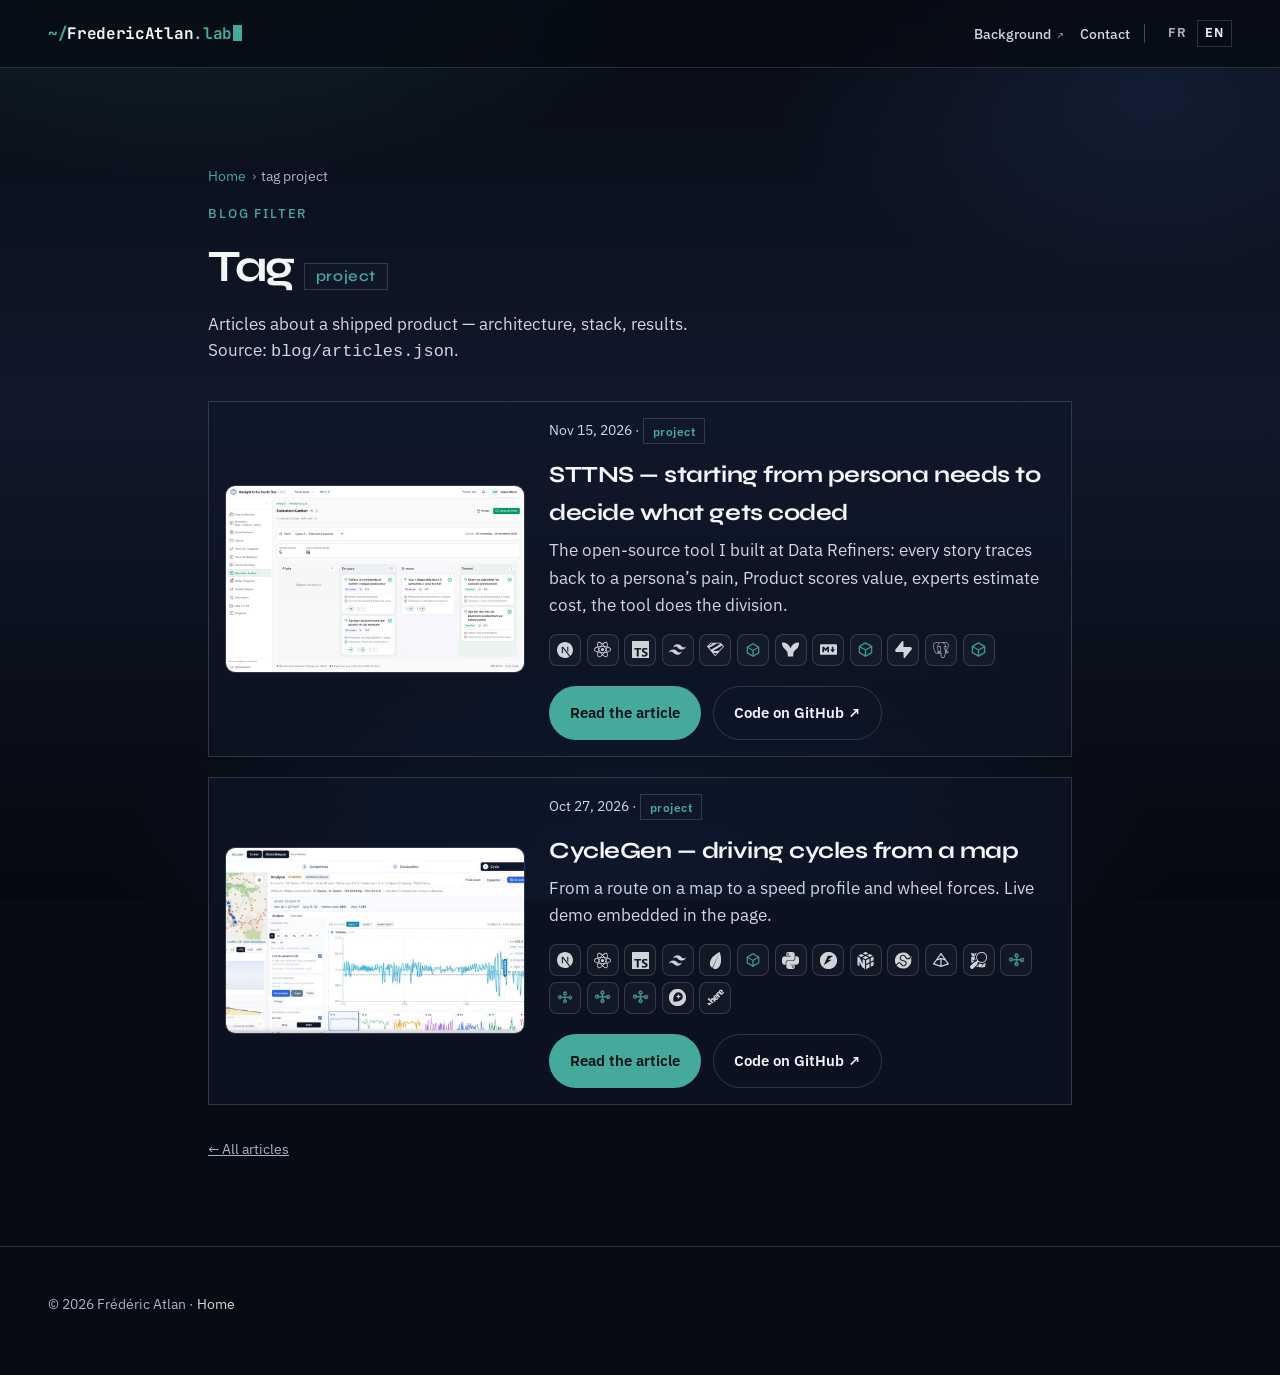
<file: en/blog/tags/projet.html>
<!DOCTYPE html>
<html lang="en">
<head>
  <meta charset="utf-8" />
  <meta name="viewport" content="width=device-width, initial-scale=1" />
  <title>Tag projet — Blog Frédéric Atlan</title>
  <meta name="description" content="Articles du blog tagués « projet » : livrables et architectures (CycleGen, …)." />
  <meta name="robots" content="index, follow" />
  <link rel="canonical" href="https://fredericatlan.github.io/en/blog/tags/projet.html" />
  <link rel="alternate" hreflang="fr" href="https://fredericatlan.github.io/blog/tags/projet.html" />
  <link rel="alternate" hreflang="en" href="https://fredericatlan.github.io/en/blog/tags/projet.html" />
  <link rel="alternate" hreflang="x-default" href="https://fredericatlan.github.io/blog/tags/projet.html" />
  <meta name="theme-color" content="#070b14" />
  <meta property="og:site_name" content="FredericAtlan Lab" />
  <meta property="og:locale" content="en_US" />
  <meta property="og:title" content="Tag projet — Blog Frédéric Atlan" />
  <meta property="og:description" content="Articles tagués « projet » : livrables techniques et architectures." />
  <meta property="og:type" content="website" />
  <meta property="og:url" content="https://fredericatlan.github.io/blog/tags/projet.html" />
  <meta property="og:image" content="https://fredericatlan.github.io/blog/assets/cyclegen/08-analyse-cycle-veleta.jpg" />
  <meta name="twitter:card" content="summary_large_image" />
  <meta name="twitter:title" content="Tag projet — Blog Frédéric Atlan" />
  <meta name="twitter:description" content="Articles tagués « projet » : livrables techniques et architectures." />
  <meta name="twitter:image" content="https://fredericatlan.github.io/blog/assets/cyclegen/08-analyse-cycle-veleta.jpg" />
  <link rel="icon" href="/assets/favicon.svg" type="image/svg+xml" />
  <link rel="preconnect" href="https://fonts.googleapis.com" />
  <link rel="preconnect" href="https://fonts.gstatic.com" crossorigin />
  <link href="https://fonts.googleapis.com/css2?family=JetBrains+Mono:wght@500;700&family=Syne:wght@500;600;700;800&family=IBM+Plex+Sans:ital,wght@0,400;0,500;0,600;1,400&display=swap" rel="stylesheet" />
  <link rel="stylesheet" href="/styles.css" />
</head>
<body>
  <div class="atmosphere" aria-hidden="true"></div>

  <header class="site-header">
    <a class="brand" href="/en/" aria-label="FredericAtlan Lab, home"><span class="brand-tilde">~/</span>FredericAtlan<span class="brand-dot">.</span><span class="brand-lab">lab</span><span class="brand-cursor" aria-hidden="true"></span></a>
    <nav class="nav" aria-label="Main navigation">
      <span class="nav-cluster" role="group" aria-label="Profile">
        <a class="nav-page" href="/en/parcours/">Background</a>
        <a href="/en/parcours/#contact">Contact</a>
      </span>
      <span class="nav-sep" aria-hidden="true"></span>
      <span class="nav-cluster nav-lang" role="group" aria-label="Language">
        <a href="/blog/tags/projet.html" hreflang="fr" lang="fr">FR</a>
        <a href="/en/blog/tags/projet.html" hreflang="en" lang="en" aria-current="true">EN</a>
      </span>
    </nav>
  </header>

  <main id="top" class="section page-projects">
    <nav class="crumb" aria-label="Breadcrumb"><a href="/en/">Home</a><span class="crumb-sep">›</span>tag project</nav>
    <p class="hero-kicker">Blog filter</p>
    <h1>Tag <span class="tag tag-lg">project</span></h1>
    <p class="section-lead">Articles about a shipped product — architecture, stack, results. Source: <code>blog/articles.json</code>.</p>

    <ul class="project-list" id="tag-list" data-tag="projet">

      <li class="project-card has-thumb" data-tags="projet" data-id="sttns-decision-os">
        <a class="card-thumb" href="../sttns-decision-os.html" tabindex="-1" aria-hidden="true"><img src="/blog/assets/sttns/vignette.jpg" alt="" width="960" height="600" loading="lazy" /></a>
        <div>
          <p class="project-meta"><time datetime="2026-11-15">Nov 15, 2026</time> · <a class="tag" href="./projet.html">project</a></p>
          <h2><a href="../sttns-decision-os.html">STTNS — starting from persona needs to decide what gets coded</a></h2>
          <p>The open-source tool I built at Data Refiners: every story traces back to a persona’s pain, Product scores value, experts estimate cost, the tool does the division.</p>
          <!-- tech: sttns-decision-os -->
          <ul class="tech-icones" aria-label="Technologies"><li title="Next.js"><span class="tech-ico" style="--ico: url('/blog/assets/icones/nextdotjs.svg')" aria-hidden="true"></span><span class="tech-nom">Next.js</span></li><li title="React"><span class="tech-ico" style="--ico: url('/blog/assets/icones/react.svg')" aria-hidden="true"></span><span class="tech-nom">React</span></li><li title="TypeScript"><span class="tech-ico" style="--ico: url('/blog/assets/icones/typescript.svg')" aria-hidden="true"></span><span class="tech-nom">TypeScript</span></li><li title="Tailwind CSS"><span class="tech-ico" style="--ico: url('/blog/assets/icones/tailwindcss.svg')" aria-hidden="true"></span><span class="tech-nom">Tailwind CSS</span></li><li title="Zod"><span class="tech-ico" style="--ico: url('/blog/assets/icones/zod.svg')" aria-hidden="true"></span><span class="tech-nom">Zod</span></li><li title="React Flow"><span class="tech-ico is-generique" style="--ico: url('/blog/assets/icones/module.svg')" aria-hidden="true"></span><span class="tech-nom">React Flow</span></li><li title="Mermaid"><span class="tech-ico" style="--ico: url('/blog/assets/icones/mermaid.svg')" aria-hidden="true"></span><span class="tech-nom">Mermaid</span></li><li title="Markdown"><span class="tech-ico" style="--ico: url('/blog/assets/icones/markdown.svg')" aria-hidden="true"></span><span class="tech-nom">Markdown</span></li><li title="KaTeX"><span class="tech-ico is-generique" style="--ico: url('/blog/assets/icones/module.svg')" aria-hidden="true"></span><span class="tech-nom">KaTeX</span></li><li title="Supabase"><span class="tech-ico" style="--ico: url('/blog/assets/icones/supabase.svg')" aria-hidden="true"></span><span class="tech-nom">Supabase</span></li><li title="PostgreSQL"><span class="tech-ico" style="--ico: url('/blog/assets/icones/postgresql.svg')" aria-hidden="true"></span><span class="tech-nom">PostgreSQL</span></li><li title="Row Level Security"><span class="tech-ico is-generique" style="--ico: url('/blog/assets/icones/module.svg')" aria-hidden="true"></span><span class="tech-nom">Row Level Security</span></li></ul>
          <!-- /tech -->
          <p class="project-actions">
            <a class="btn btn-primary" href="../sttns-decision-os.html">Read the article</a>
            <a class="btn btn-ghost" href="https://github.com/FredericAtlan/STTNS" target="_blank" rel="noopener noreferrer">Code on GitHub ↗</a>
          </p>
        </div>
      </li>
            <li class="project-card has-thumb" data-tags="projet" data-id="cyclegen-architecture-pipeline">
        <a class="card-thumb" href="../cyclegen-architecture-pipeline.html" tabindex="-1" aria-hidden="true"><img src="/blog/assets/cyclegen/vignette.jpg" alt="" width="960" height="600" loading="lazy" /></a>
        <div>
          <p class="project-meta"><time datetime="2026-10-27">Oct 27, 2026</time> · <span class="tag">project</span></p>
          <h2><a href="../cyclegen-architecture-pipeline.html">CycleGen — driving cycles from a map</a></h2>
          <p>From a route on a map to a speed profile and wheel forces. Live demo embedded in the page.</p>
          <!-- tech: cyclegen-architecture-pipeline -->
          <ul class="tech-icones" aria-label="Technologies"><li title="Next.js"><span class="tech-ico" style="--ico: url('/blog/assets/icones/nextdotjs.svg')" aria-hidden="true"></span><span class="tech-nom">Next.js</span></li><li title="React"><span class="tech-ico" style="--ico: url('/blog/assets/icones/react.svg')" aria-hidden="true"></span><span class="tech-nom">React</span></li><li title="TypeScript"><span class="tech-ico" style="--ico: url('/blog/assets/icones/typescript.svg')" aria-hidden="true"></span><span class="tech-nom">TypeScript</span></li><li title="Tailwind CSS"><span class="tech-ico" style="--ico: url('/blog/assets/icones/tailwindcss.svg')" aria-hidden="true"></span><span class="tech-nom">Tailwind CSS</span></li><li title="Leaflet"><span class="tech-ico" style="--ico: url('/blog/assets/icones/leaflet.svg')" aria-hidden="true"></span><span class="tech-nom">Leaflet</span></li><li title="Recharts"><span class="tech-ico is-generique" style="--ico: url('/blog/assets/icones/module.svg')" aria-hidden="true"></span><span class="tech-nom">Recharts</span></li><li title="Python"><span class="tech-ico" style="--ico: url('/blog/assets/icones/python.svg')" aria-hidden="true"></span><span class="tech-nom">Python</span></li><li title="FastAPI"><span class="tech-ico" style="--ico: url('/blog/assets/icones/fastapi.svg')" aria-hidden="true"></span><span class="tech-nom">FastAPI</span></li><li title="NumPy"><span class="tech-ico" style="--ico: url('/blog/assets/icones/numpy.svg')" aria-hidden="true"></span><span class="tech-nom">NumPy</span></li><li title="SciPy"><span class="tech-ico" style="--ico: url('/blog/assets/icones/scipy.svg')" aria-hidden="true"></span><span class="tech-nom">SciPy</span></li><li title="Pydantic"><span class="tech-ico" style="--ico: url('/blog/assets/icones/pydantic.svg')" aria-hidden="true"></span><span class="tech-nom">Pydantic</span></li><li title="OpenStreetMap"><span class="tech-ico" style="--ico: url('/blog/assets/icones/openstreetmap.svg')" aria-hidden="true"></span><span class="tech-nom">OpenStreetMap</span></li><li title="OSRM"><span class="tech-ico is-generique" style="--ico: url('/blog/assets/icones/api.svg')" aria-hidden="true"></span><span class="tech-nom">OSRM</span></li><li title="Overpass"><span class="tech-ico is-generique" style="--ico: url('/blog/assets/icones/api.svg')" aria-hidden="true"></span><span class="tech-nom">Overpass</span></li><li title="Photon · Nominatim"><span class="tech-ico is-generique" style="--ico: url('/blog/assets/icones/api.svg')" aria-hidden="true"></span><span class="tech-nom">Photon · Nominatim</span></li><li title="Open-Meteo · Open-Elevation · OpenTopoData"><span class="tech-ico is-generique" style="--ico: url('/blog/assets/icones/api.svg')" aria-hidden="true"></span><span class="tech-nom">Open-Meteo · Open-Elevation · OpenTopoData</span></li><li title="Mapbox"><span class="tech-ico" style="--ico: url('/blog/assets/icones/mapbox.svg')" aria-hidden="true"></span><span class="tech-nom">Mapbox</span></li><li title="HERE"><span class="tech-ico" style="--ico: url('/blog/assets/icones/here.svg')" aria-hidden="true"></span><span class="tech-nom">HERE</span></li></ul>
          <!-- /tech -->
          <p class="project-actions">
            <a class="btn btn-primary" href="../cyclegen-architecture-pipeline.html">Read the article</a>
            <a class="btn btn-ghost" href="https://github.com/FredericAtlan/CycleGen" target="_blank" rel="noopener noreferrer">Code on GitHub ↗</a>
          </p>
        </div>
      </li>
    </ul>

    <p class="fine" style="margin-top:2rem;color:var(--muted);font-size:0.9rem;">
      <a href="/en/">← All articles</a>
    </p>
  </main>

  <footer class="site-footer">
    <p>© <span id="y"></span> Frédéric Atlan · <a href="/en/">Home</a></p>
  </footer>
  <script>
    document.getElementById("y").textContent = new Date().getFullYear();
  </script>
</body>
</html>
</file>
<file: styles.css>
:root {
  --ink: #070b14;
  --ink-2: #10182a;
  --fog: #d0d7e2;
  --paper: #f3f5f9;
  --muted: #a8b4c6;
  --accent: #45a99c;
  --accent-soft: rgba(69, 169, 156, 0.18);
  --line: rgba(232, 236, 244, 0.16);
  --header-h: 4.25rem;
  --display: "Syne", system-ui, sans-serif;
  --body: "IBM Plex Sans", system-ui, sans-serif;
}

*,
*::before,
*::after {
  box-sizing: border-box;
}

html {
  scroll-behavior: smooth;
  scroll-padding-top: calc(var(--header-h) + 0.75rem);
}

body {
  margin: 0;
  min-height: 100vh;
  font-family: var(--body);
  font-size: 1.06rem;
  line-height: 1.62;
  color: var(--paper);
  background: var(--ink);
  -webkit-font-smoothing: antialiased;
}

:focus-visible {
  outline: 2px solid var(--accent);
  outline-offset: 3px;
}

.atmosphere {
  position: fixed;
  inset: 0;
  z-index: -1;
  pointer-events: none;
  background:
    radial-gradient(ellipse 80% 55% at 15% -10%, rgba(61, 155, 143, 0.22), transparent 55%),
    radial-gradient(ellipse 60% 45% at 90% 10%, rgba(70, 110, 180, 0.16), transparent 50%),
    radial-gradient(ellipse 70% 50% at 50% 100%, rgba(20, 40, 70, 0.55), transparent 60%),
    linear-gradient(180deg, var(--ink) 0%, var(--ink-2) 45%, #05080f 100%);
}

.atmosphere::after {
  content: "";
  position: absolute;
  inset: 0;
  opacity: 0.35;
  background-image:
    linear-gradient(rgba(255, 255, 255, 0.03) 1px, transparent 1px),
    linear-gradient(90deg, rgba(255, 255, 255, 0.03) 1px, transparent 1px);
  background-size: 64px 64px;
  mask-image: linear-gradient(180deg, rgba(0, 0, 0, 0.55), transparent 70%);
}

a {
  color: inherit;
}

.site-header {
  display: flex;
  align-items: center;
  justify-content: space-between;
  gap: 1rem;
  min-height: var(--header-h);
  padding: 0.85rem clamp(1.25rem, 4vw, 3rem);
  position: sticky;
  top: 0;
  z-index: 10;
  backdrop-filter: blur(14px);
  background: rgba(7, 11, 20, 0.82);
  border-bottom: 1px solid var(--line);
}

.brand {
  font-family: "JetBrains Mono", ui-monospace, monospace;
  font-weight: 700;
  font-size: 1rem;
  letter-spacing: -0.02em;
  text-decoration: none;
  color: var(--paper);
  flex-shrink: 0;
  white-space: nowrap;
}
.brand-tilde, .brand-lab { color: var(--accent); }
.brand-dot { color: var(--muted); font-weight: 500; }
.brand-cursor {
  display: inline-block;
  width: 0.55em;
  height: 1em;
  margin-left: 0.08em;
  vertical-align: -0.14em;
  background: var(--accent);
  animation: brand-curseur 1.1s steps(1) infinite;
}
@keyframes brand-curseur { 50% { opacity: 0; } }
@media (prefers-reduced-motion: reduce) { .brand-cursor { animation: none; } }

.nav {
  display: flex;
  flex-wrap: wrap;
  align-items: center;
  justify-content: flex-end;
  gap: 0.65rem 0.9rem;
  font-size: 0.9rem;
}

.nav-cluster {
  display: inline-flex;
  flex-wrap: wrap;
  align-items: center;
  gap: 0.65rem 0.95rem;
}

.nav-sep {
  display: inline-block;
  width: 1px;
  height: 1.15rem;
  background: rgba(232, 236, 244, 0.28);
  flex-shrink: 0;
}

.nav a {
  text-decoration: none;
  color: var(--fog);
  transition: color 0.2s ease;
  font-weight: 500;
}

.nav a:hover {
  color: var(--accent);
}

.nav a[aria-current="page"] {
  color: var(--paper);
  box-shadow: inset 0 -2px 0 var(--accent);
}

.nav a.nav-page::after {
  content: "↗";
  margin-left: 0.28rem;
  font-size: 0.72em;
  opacity: 0.65;
}

.hero {
  min-height: min(88vh, 820px);
  display: flex;
  flex-direction: column;
  justify-content: center;
  padding: clamp(3rem, 8vh, 6rem) clamp(1.25rem, 4vw, 3rem) 3rem;
  max-width: 1100px;
  animation: rise 0.9s ease both;
}

.hero-kicker {
  margin: 0 0 1rem;
  font-size: 0.82rem;
  letter-spacing: 0.14em;
  text-transform: uppercase;
  color: var(--accent);
  font-weight: 500;
}

.hero-name {
  margin: 0;
  font-family: var(--display);
  font-weight: 800;
  font-size: clamp(2.8rem, 9vw, 5.6rem);
  line-height: 0.95;
  letter-spacing: -0.03em;
  max-width: 12ch;
}

.hero-line {
  margin: 1.5rem 0 0.75rem;
  font-family: var(--display);
  font-weight: 600;
  font-size: clamp(1.2rem, 2.6vw, 1.65rem);
  line-height: 1.3;
  max-width: 28ch;
  color: var(--paper);
}

.hero-support {
  margin: 0;
  max-width: 46ch;
  color: var(--fog);
  font-size: 1.02rem;
  line-height: 1.55;
}

.hero-cta {
  display: flex;
  flex-wrap: wrap;
  gap: 0.75rem;
  margin-top: 2rem;
}

.btn {
  display: inline-flex;
  align-items: center;
  justify-content: center;
  padding: 0.85rem 1.25rem;
  border-radius: 999px;
  text-decoration: none;
  font-weight: 600;
  font-size: 0.95rem;
  transition: transform 0.2s ease, background 0.2s ease, border-color 0.2s ease;
}

.btn:hover {
  transform: translateY(-1px);
}

.btn-primary {
  background: var(--accent);
  color: #04110f;
  border: 1px solid transparent;
}

.btn-primary:hover {
  background: #4cb3a6;
}

.btn-ghost {
  background: transparent;
  border: 1px solid var(--line);
  color: var(--paper);
}

.btn-ghost:hover {
  border-color: var(--accent);
  background: var(--accent-soft);
}

.strip {
  display: grid;
  grid-template-columns: repeat(3, 1fr);
  gap: 1px;
  margin: 0 clamp(1.25rem, 4vw, 3rem) 2rem;
  border: 1px solid var(--line);
  background: var(--line);
  animation: rise 1s ease 0.15s both;
}

.strip-item {
  background: rgba(16, 24, 42, 0.9);
  padding: 1.25rem 1.1rem;
  display: flex;
  flex-direction: column;
  gap: 0.35rem;
}

.strip-num {
  font-family: var(--display);
  font-weight: 700;
  font-size: 1.2rem;
  color: var(--accent);
  line-height: 1.15;
}

.strip-label {
  font-size: 0.9rem;
  color: var(--fog);
  line-height: 1.4;
}

.section {
  padding: clamp(3.25rem, 8vh, 5.5rem) clamp(1.25rem, 4vw, 3rem);
  max-width: 900px;
  margin-left: auto;
  margin-right: auto;
}

.section-alt {
  max-width: none;
  background: rgba(16, 24, 42, 0.45);
  border-block: 1px solid var(--line);
}

.section-alt .edu,
.section-alt .langs,
.section-alt h2 {
  max-width: 900px;
}

.section h2 {
  margin: 0 0 0.75rem;
  font-family: var(--display);
  font-size: clamp(1.7rem, 3.5vw, 2.2rem);
  letter-spacing: -0.02em;
}

.section-lead {
  margin: 0 0 2.25rem;
  color: var(--fog);
  max-width: 52ch;
  line-height: 1.55;
}

.page-projects {
  padding-top: calc(var(--header-h) + 1.75rem);
  max-width: 960px;
}

.page-projects.article {
  max-width: 980px;
  margin-left: auto;
  margin-right: auto;
}

.page-projects.article.has-demo {
  max-width: min(1080px, calc(100vw - 2.5rem));
  margin-left: auto;
  margin-right: auto;
}

.page-projects.article .cta-row {
  justify-content: flex-start;
}

.page-projects.article .shot {
  margin-left: auto;
  margin-right: auto;
}

/* Accordéons technique (équations / code) — fermés par défaut */
.fold {
  margin: 1rem 0 1.5rem;
  border: 1px solid var(--line);
  background: rgba(10, 16, 28, 0.55);
  max-width: min(72ch, 100%);
}

.fold > summary {
  cursor: pointer;
  list-style: none;
  padding: 0.65rem 0.85rem;
  font-family: var(--display);
  font-size: 0.9rem;
  font-weight: 600;
  color: var(--fog);
  user-select: none;
}

.fold > summary::-webkit-details-marker {
  display: none;
}

.fold > summary::before {
  content: "+";
  display: inline-block;
  width: 1.1em;
  margin-right: 0.35rem;
  color: var(--accent);
  font-family: var(--body);
  font-weight: 500;
}

.fold[open] > summary::before {
  content: "−";
}

.fold > summary:hover {
  color: var(--paper);
}

.fold > *:not(summary) {
  margin-left: 0.85rem;
  margin-right: 0.85rem;
}

.fold > *:last-child {
  margin-bottom: 0.85rem;
}

.fold .code-block {
  max-width: 100%;
}

.fold .katex-display {
  max-width: 100%;
  overflow-x: auto;
}

/* Démo embarquée (iframe) — rester dans l’article */
.demo-embed {
  margin: 1.75rem 0 2.25rem;
  padding: 0;
  border: 1px solid var(--line);
  background: rgba(10, 16, 28, 0.85);
  max-width: none;
}

.demo-embed__bar {
  display: flex;
  align-items: center;
  justify-content: space-between;
  gap: 0.75rem;
  flex-wrap: wrap;
  padding: 0.55rem 0.75rem;
  border-bottom: 1px solid var(--line);
  background: rgba(16, 24, 42, 0.9);
}

.demo-embed__title {
  margin: 0;
  font-family: var(--display);
  font-size: 0.95rem;
  font-weight: 600;
  color: var(--paper);
}

.demo-embed__hint {
  margin-left: 0.45rem;
  font-family: var(--body);
  font-size: 0.78rem;
  font-weight: 400;
  color: var(--muted);
}

.demo-embed__actions {
  display: flex;
  gap: 0.4rem;
  align-items: center;
}

.demo-embed__btn {
  padding: 0.35rem 0.7rem;
  font-size: 0.82rem;
}

.demo-embed__stage {
  position: relative;
  width: 100%;
  height: min(72vh, 780px);
  min-height: 420px;
  background: #070b14;
}

.demo-embed__stage iframe {
  display: block;
  width: 100%;
  height: 100%;
  border: 0;
  background: #070b14;
}

.demo-embed > figcaption {
  margin: 0;
  padding: 0.55rem 0.75rem 0.7rem;
  border-top: 1px solid var(--line);
  font-size: 0.85rem;
  line-height: 1.45;
  color: var(--muted);
}

.demo-embed.is-expanded {
  position: fixed;
  inset: 0;
  z-index: 3500;
  margin: 0;
  width: 100vw;
  height: 100vh;
  max-width: none;
  display: flex;
  flex-direction: column;
  border: 0;
  border-radius: 0;
}

.demo-embed.is-expanded .demo-embed__stage {
  flex: 1;
  height: auto;
  min-height: 0;
}

.demo-embed.is-expanded > figcaption {
  display: none;
}

body.demo-expanded {
  overflow: hidden;
}

.page-projects h1 {
  margin: 0 0 0.75rem;
  font-family: var(--display);
  font-size: clamp(2rem, 5vw, 2.8rem);
  letter-spacing: -0.03em;
  line-height: 1.18;
  overflow: visible;
  padding-bottom: 0.12em;
}

.crumb {
  margin: 0 0 1rem;
  font-size: 0.9rem;
  color: var(--muted);
}

.crumb a {
  color: var(--accent);
  text-decoration: none;
}

.crumb a:hover {
  text-decoration: underline;
}

.crumb-sep {
  margin: 0 0.35rem;
  color: var(--muted);
  opacity: 0.7;
}

.related-box {
  margin: 2.25rem 0;
  padding: 1.25rem 1.3rem;
  border: 1px solid var(--line);
  border-left: 3px solid var(--accent);
  background: rgba(16, 24, 42, 0.62);
}

.related-box h2 {
  margin: 0 0 0.55rem;
  font-family: var(--display);
  font-size: 1.05rem;
}

.related-box p {
  margin: 0 0 0.85rem;
  color: var(--fog);
  max-width: 58ch;
  font-size: 0.95rem;
}

.related-box .project-actions {
  margin-top: 0 !important;
}

.project-list {
  list-style: none;
  margin: 0;
  padding: 0;
  display: flex;
  flex-direction: column;
  gap: 1.25rem;
}

.project-card {
  padding: 1.5rem 1.35rem;
  border: 1px solid var(--line);
  background: rgba(16, 24, 42, 0.55);
}

.project-card h2 {
  margin: 0 0 0.35rem;
  font-family: var(--display);
  font-size: 1.45rem;
}

.project-card h2 a {
  color: var(--paper);
  text-decoration: none;
}

.project-card h2 a:hover {
  color: var(--accent);
}

.project-meta {
  margin: 0 0 0.75rem;
  font-size: 0.88rem;
  color: var(--accent);
}

.tag {
  display: inline-block;
  padding: 0.12rem 0.55rem;
  border: 1px solid var(--line);
  background: rgba(16, 24, 42, 0.75);
  color: var(--accent);
  font-size: 0.78rem;
  font-weight: 600;
  letter-spacing: 0.04em;
  text-transform: lowercase;
  text-decoration: none;
  vertical-align: middle;
}

.tag:hover {
  border-color: var(--accent);
  color: var(--paper);
}

.tag-lg {
  font-size: 0.95rem;
  padding: 0.2rem 0.7rem;
  vertical-align: baseline;
}

.hero-kicker .tag {
  margin-left: 0.35rem;
}

.tag-filter {
  display: flex;
  flex-wrap: wrap;
  align-items: center;
  gap: 0.55rem;
  margin: 0 0 1.5rem;
}

.tag-filter-label {
  font-size: 0.8rem;
  font-weight: 600;
  letter-spacing: 0.06em;
  text-transform: uppercase;
  color: var(--muted);
  margin-right: 0.25rem;
}

.tag-filter-btn.is-active {
  border-color: var(--accent);
  color: var(--paper);
  background: rgba(56, 120, 180, 0.18);
}

.tag-ghost {
  border-style: dashed;
  color: var(--fog);
}

.tag-filter-status {
  margin: -0.75rem 0 1.25rem;
  font-size: 0.88rem;
  color: var(--muted);
}

.project-card[hidden] {
  display: none !important;
}

.project-card p {
  margin: 0 0 0.75rem;
  color: var(--fog);
}

.project-actions {
  display: flex;
  flex-wrap: wrap;
  gap: 0.75rem;
  margin: 1.25rem 0 0 !important;
}

.project-detail h2 {
  margin: 2rem 0 0.75rem;
  font-family: var(--display);
  font-size: 1.25rem;
}

.project-detail h3 {
  margin: 1.35rem 0 0.55rem;
  font-family: var(--display);
  font-size: 1.05rem;
  color: var(--paper);
}

.project-detail > p,
.prose p {
  color: var(--fog);
  max-width: 68ch;
  line-height: 1.65;
  overflow: visible;
}

.article .hero-kicker {
  line-height: 1.45;
  letter-spacing: 0.1em;
}

.project-detail code,
.prose code {
  font-size: 0.9em;
  color: var(--accent);
  line-height: 1.4;
}

.prose pre.code-block,
.project-detail pre.code-block {
  margin: 1.25rem 0 1.5rem;
  padding: 0.95rem 1rem;
  overflow-x: auto;
  border: 1px solid var(--line);
  background: rgba(8, 12, 22, 0.92);
  border-radius: 0;
  max-width: min(72ch, 100%);
}

.prose pre.code-block::before,
.project-detail pre.code-block::before {
  content: attr(data-lang);
  display: block;
  margin-bottom: 0.55rem;
  font-family: "IBM Plex Mono", ui-monospace, monospace;
  font-size: 0.68rem;
  letter-spacing: 0.06em;
  text-transform: uppercase;
  color: var(--muted);
}

.prose pre.code-block code,
.project-detail pre.code-block code {
  font-family: "IBM Plex Mono", ui-monospace, monospace;
  font-size: 0.78rem;
  line-height: 1.55;
  color: var(--paper);
  white-space: pre;
}

.prose .katex,
.project-detail .katex {
  font-size: 1.05em;
  line-height: 1.35;
}

.prose .katex-display,
.project-detail .katex-display {
  margin: 1.25rem 0;
  padding: 0.35em 0 0.55em;
  overflow-x: auto;
  overflow-y: visible;
  max-width: min(72ch, 100%);
}

.prose .katex-display > .katex,
.project-detail .katex-display > .katex {
  white-space: nowrap;
  text-align: left;
}

.cta-row {
  display: flex;
  flex-wrap: wrap;
  gap: 0.75rem;
  margin: 1.25rem 0 2rem;
}

.skills-box {
  margin: 0 0 2.5rem;
  padding: 1.35rem 1.25rem;
  border: 1px solid var(--line);
  background: rgba(16, 24, 42, 0.55);
}

.skills-box h2 {
  margin: 0 0 1rem;
  font-family: var(--display);
  font-size: 1.15rem;
  letter-spacing: -0.02em;
}

.skills-grid {
  list-style: none;
  margin: 0;
  padding: 0;
  display: grid;
  grid-template-columns: repeat(auto-fit, minmax(240px, 1fr));
  gap: 1rem 1.25rem;
}

.skills-grid li {
  color: var(--fog);
  font-size: 0.95rem;
  line-height: 1.45;
}

.skills-grid strong {
  display: block;
  margin-bottom: 0.25rem;
  color: var(--paper);
  font-family: var(--display);
  font-size: 0.98rem;
  font-weight: 600;
}

.shot {
  margin: 1.75rem 0;
  padding: 0;
  max-width: min(900px, 100%);
}

.shot img {
  display: block;
  width: 100%;
  height: auto;
  border: 1px solid var(--line);
  background: #0a101c;
  cursor: zoom-in;
}

.shot button.shot-zoom {
  display: block;
  width: 100%;
  padding: 0;
  margin: 0;
  border: 0;
  background: transparent;
  cursor: zoom-in;
  text-align: left;
}

.shot button.shot-zoom:focus-visible {
  outline: 2px solid var(--accent);
  outline-offset: 3px;
}

.shot figcaption {
  margin-top: 0.55rem;
  font-size: 0.85rem;
  line-height: 1.45;
  color: var(--muted);
}

.article .section-lead {
  max-width: 68ch;
  line-height: 1.65;
}

/* Lightbox — zoom captures produit */
.lightbox {
  position: fixed !important;
  inset: 0;
  z-index: 4000;
  display: flex !important;
  align-items: center;
  justify-content: center;
  padding: clamp(0.75rem, 3vw, 1.5rem);
  margin: 0;
  background: rgba(4, 8, 16, 0.92);
  backdrop-filter: blur(8px);
  -webkit-backdrop-filter: blur(8px);
}

.lightbox[hidden] {
  display: none !important;
}

.lightbox__inner {
  position: relative;
  max-width: min(1280px, 96vw);
  max-height: 92vh;
}

.lightbox__inner img {
  display: block;
  max-width: 100%;
  max-height: 88vh;
  width: auto;
  height: auto;
  margin: 0 auto;
  border: 1px solid var(--line);
  background: #0a101c;
  cursor: zoom-out;
}

.lightbox__caption {
  margin: 0.65rem 0 0;
  text-align: center;
  font-size: 0.85rem;
  line-height: 1.4;
  color: var(--fog);
}

.lightbox__close {
  position: absolute;
  top: -0.35rem;
  right: -0.35rem;
  z-index: 1;
  width: 2.25rem;
  height: 2.25rem;
  border: 1px solid var(--line);
  border-radius: 999px;
  background: #101828;
  color: var(--paper);
  font-size: 1.25rem;
  line-height: 1;
  cursor: pointer;
}

.lightbox__close:hover {
  border-color: var(--accent);
  color: var(--accent);
}

.project-detail h2,
.prose h2 {
  line-height: 1.25;
  overflow: visible;
  padding-bottom: 0.08em;
}

.timeline {
  list-style: none;
  margin: 0;
  padding: 0;
  display: flex;
  flex-direction: column;
  gap: 1.75rem;
}

.timeline li {
  display: grid;
  grid-template-columns: 9.5rem 1fr;
  gap: 1.35rem;
  padding-bottom: 2rem;
  margin-bottom: 0.15rem;
  border-bottom: 1px solid var(--line);
  animation: rise 0.7s ease both;
}

.timeline li:nth-child(2) { animation-delay: 0.05s; }
.timeline li:nth-child(3) { animation-delay: 0.1s; }
.timeline li:nth-child(4) { animation-delay: 0.15s; }
.timeline li:nth-child(5) { animation-delay: 0.2s; }

.timeline li:last-child {
  border-bottom: 0;
  padding-bottom: 0;
}

.when {
  font-size: 0.86rem;
  color: var(--accent);
  font-weight: 600;
  letter-spacing: 0.02em;
  padding-top: 0.25rem;
  line-height: 1.35;
}

.what h3 {
  margin: 0 0 0.25rem;
  font-family: var(--display);
  font-size: 1.15rem;
  font-weight: 700;
}

.org {
  margin: 0 0 0.5rem;
  color: var(--muted);
  font-size: 0.92rem;
}

.what p:last-child {
  margin: 0;
  color: var(--fog);
  max-width: 58ch;
  line-height: 1.58;
}

.edu {
  list-style: none;
  margin: 0;
  padding: 0;
  display: flex;
  flex-direction: column;
  gap: 0.85rem;
}

ol.edu {
  list-style: decimal;
  padding-left: 1.25rem;
  gap: 0.55rem;
}

ol.edu li {
  padding: 0.35rem 0;
  border-bottom: 0;
  color: var(--fog);
  max-width: 68ch;
  line-height: 1.55;
}

.edu li {
  padding: 0.85rem 0;
  border-bottom: 1px solid var(--line);
  color: var(--fog);
}

.edu li:last-child {
  border-bottom: 0;
}

.langs {
  margin: 1.5rem 0 0;
  color: var(--muted);
}

.contact .fine {
  margin-top: 1.5rem;
  color: var(--muted);
  font-size: 0.92rem;
}

.site-footer {
  padding: 2rem clamp(1.25rem, 4vw, 3rem) 3rem;
  border-top: 1px solid var(--line);
  color: var(--muted);
  font-size: 0.85rem;
}

.site-footer a {
  color: var(--fog);
  text-decoration: none;
}

.site-footer a:hover {
  color: var(--accent);
}

@keyframes rise {
  from {
    opacity: 0;
    transform: translateY(14px);
  }
  to {
    opacity: 1;
    transform: translateY(0);
  }
}

@media (max-width: 720px) {
  :root {
    --header-h: auto;
  }

  .site-header {
    flex-wrap: wrap;
    align-items: flex-start;
    padding-top: 0.85rem;
    padding-bottom: 0.85rem;
  }

  .nav {
    width: 100%;
    justify-content: flex-start;
    gap: 0.55rem 0.75rem;
    font-size: 0.84rem;
  }

  .nav-sep {
    height: 0.95rem;
  }

  .strip {
    grid-template-columns: 1fr;
    margin-left: 1.25rem;
    margin-right: 1.25rem;
  }

  .timeline li {
    grid-template-columns: 1fr;
    gap: 0.4rem;
    padding-bottom: 1.65rem;
  }

  .hero {
    min-height: auto;
    padding-top: 2.5rem;
  }

  .hero-cta,
  .cta-row,
  .project-actions {
    gap: 0.65rem;
  }

  .btn {
    padding: 0.75rem 1.05rem;
    font-size: 0.9rem;
  }

  .page-projects {
    padding-top: 1.5rem;
  }

  .section-lead {
    max-width: none;
  }
}

@media (prefers-reduced-motion: reduce) {
  html { scroll-behavior: auto; }
  .hero,
  .strip,
  .timeline li {
    animation: none;
  }
  .btn:hover {
    transform: none;
  }
}

/* ---------- Hero d'article ---------- */
.article-hero {
  position: relative;
  isolation: isolate;
  display: flex;
  flex-direction: column;
  justify-content: flex-end;
  min-height: min(62vh, 560px);
  margin: 0 0 2.5rem;
  padding: clamp(1.5rem, 4vw, 3rem);
  border: 1px solid var(--line);
  border-radius: 20px;
  overflow: hidden;
  background: #0b1020;
}
.article-hero::before {
  content: "";
  position: absolute;
  inset: 0;
  z-index: -2;
  background: var(--hero-img) center / cover no-repeat;
  transform: scale(1.04);
  filter: brightness(0.75) saturate(0.9);
  animation: hero-derive 22s ease-in-out infinite alternate;
}
.article-hero::after {
  content: "";
  position: absolute;
  inset: 0;
  z-index: -1;
  background:
    linear-gradient(90deg, rgba(7, 11, 20, 0.97) 0%, rgba(7, 11, 20, 0.9) 42%, rgba(7, 11, 20, 0.45) 75%, rgba(7, 11, 20, 0.2) 100%),
    linear-gradient(180deg, transparent 55%, rgba(7, 11, 20, 0.85) 100%),
    radial-gradient(120% 80% at 0% 100%, var(--accent-soft), transparent 60%);
}
@keyframes hero-derive {
  from { transform: scale(1.04) translate3d(0, 0, 0); }
  to { transform: scale(1.1) translate3d(-1.5%, -1%, 0); }
}
.article-hero .hero-kicker { margin-bottom: 0.75rem; }
.article-hero h1 { margin: 0 0 1rem; max-width: 22ch; text-shadow: 0 2px 24px rgba(0, 0, 0, 0.5); }
.article-hero .section-lead { margin: 0; max-width: 62ch; color: var(--paper); }
.article-hero .cta-row { margin: 1.5rem 0 0; }

/* ---------- Cartes d'articles avec vignette ---------- */
.project-card.has-thumb {
  display: grid;
  grid-template-columns: minmax(0, 300px) minmax(0, 1fr);
  gap: 1.5rem;
  align-items: center;
  padding: 1rem;
}
.card-thumb {
  display: block;
  aspect-ratio: 16 / 10;
  overflow: hidden;
  border-radius: 10px;
  border: 1px solid var(--line);
}
.card-thumb img {
  display: block;
  width: 100%;
  height: 100%;
  object-fit: cover;
  transition: transform 0.6s ease;
}
.project-card.has-thumb:hover .card-thumb img,
.tuile:hover .card-thumb img { transform: scale(1.05); }

/* ---------- Derniers articles (accueil) ---------- */
.tuiles {
  list-style: none;
  margin: 0;
  padding: 0;
  display: grid;
  grid-template-columns: repeat(auto-fill, minmax(260px, 1fr));
  gap: 1.25rem;
}
.tuile {
  display: flex;
  flex-direction: column;
  border: 1px solid var(--line);
  border-radius: 14px;
  background: rgba(16, 24, 42, 0.55);
  overflow: hidden;
  transition: border-color 0.3s, transform 0.3s;
}
.tuile:hover { border-color: var(--accent); transform: translateY(-3px); }
.tuile .card-thumb { border: 0; border-radius: 0; }
.tuile-corps { padding: 1rem 1.1rem 1.25rem; }
.tuile-corps .project-meta { margin-bottom: 0.4rem; }
.tuile h3 { margin: 0 0 0.5rem; font-family: var(--display); font-size: 1.15rem; line-height: 1.25; }
.tuile h3 a { color: var(--paper); text-decoration: none; }
.tuile h3 a::after { content: ""; position: absolute; inset: 0; }
.tuile { position: relative; }
.tuile p { margin: 0; color: var(--fog); font-size: 0.92rem; }
.section-suite { margin: 1.5rem 0 0; }

@media (max-width: 720px) {
  .article-hero::after { background: linear-gradient(180deg, rgba(7, 11, 20, 0.7) 0%, rgba(7, 11, 20, 0.95) 55%); }
  .project-card.has-thumb { grid-template-columns: 1fr; gap: 1rem; }
  .article-hero { min-height: 420px; border-radius: 14px; }
}
@media (prefers-reduced-motion: reduce) {
  .article-hero::before { animation: none; }
  .tuile, .card-thumb img { transition: none; }
}

/* ---------- Sélecteur de langue ---------- */
.nav-lang { gap: 0.15rem; }
.nav-lang a {
  padding: 0.15rem 0.45rem;
  border: 1px solid transparent;
  font-size: 0.8rem;
  font-weight: 600;
  letter-spacing: 0.06em;
  color: var(--muted);
}
.nav-lang a[aria-current="true"] { border-color: var(--line); color: var(--paper); }
.nav-lang a:hover { color: var(--accent); }

/* ---------- Page Parcours ---------- */
.page-parcours > .section:first-child { padding-bottom: 0; }
.page-parcours > .section:first-child h1 { font-family: var(--display); margin: 0.25rem 0 0; }

/* ---------- Hero de l'accueil (v2) ---------- */
.hero-v2 { max-width: 1100px; }
.hero-badge {
  align-self: flex-start;
  margin: 0 0 1.5rem;
  padding: 0.4rem 0.9rem;
  border: 1px solid rgba(69, 169, 156, 0.45);
  border-radius: 999px;
  background: var(--accent-soft);
  color: var(--accent);
  font-size: 0.78rem;
  font-weight: 600;
  letter-spacing: 0.14em;
  text-transform: uppercase;
}
.hero-titre {
  margin: 0;
  max-width: 34ch;
  font-family: "Inter Tight", var(--body);
  font-weight: 800;
  font-size: clamp(2rem, 4.4vw, 3.6rem);
  line-height: 1.04;
  letter-spacing: -0.03em;
  color: var(--paper);
}
.hero-accent {
  display: block;
  margin-top: 0.35em;
  font-weight: 600;
  font-size: 0.52em;
  line-height: 1.25;
  letter-spacing: -0.01em;
  background: linear-gradient(90deg, var(--accent), #7aa2ff 60%, #b48cff);
  -webkit-background-clip: text;
  background-clip: text;
  color: transparent;
}
.hero-v2 .hero-support { margin-top: 1.5rem; max-width: 66ch; font-size: 1.05rem; }
.hero-pills {
  list-style: none;
  display: flex;
  flex-wrap: wrap;
  gap: 0.5rem;
  margin: 2rem 0 0;
  padding: 0;
}
.hero-pills li {
  padding: 0.35rem 0.85rem;
  border: 1px solid var(--line);
  border-radius: 999px;
  background: rgba(16, 24, 42, 0.6);
  color: var(--fog);
  font-size: 0.85rem;
}
@media (max-width: 720px) {
  .hero-badge { letter-spacing: 0.08em; font-size: 0.72rem; }
  .hero-pills li { font-size: 0.8rem; }
}

/* Lien « Code » dans les tuiles : au-dessus du lien qui couvre la tuile */
.tuile-liens { margin: 0.75rem 0 0 !important; }
.tuile-code {
  position: relative;
  z-index: 1;
  font-size: 0.85rem;
  font-weight: 600;
  color: var(--accent);
  text-decoration: none;
}
.tuile-code:hover { color: var(--paper); text-decoration: underline; }

/* ——— Accueil « Lab » ——— */
.accueil-intro { display: flex; flex-direction: column; padding-top: clamp(3rem, 9vh, 6rem); padding-bottom: 1rem; }
.accueil-nom {
  margin: 1rem 0 0;
  font-family: "Inter Tight", var(--body);
  font-weight: 800;
  font-size: clamp(2.6rem, 6.5vw, 4.6rem);
  line-height: 1;
  letter-spacing: -0.035em;
  color: var(--paper);
}
.accueil-lead { margin: 1.1rem 0 0; font-size: clamp(1.1rem, 2vw, 1.3rem); line-height: 1.55; color: var(--fog); max-width: 40rem; }
.accueil-liens { display: flex; flex-wrap: wrap; gap: 0.6rem; margin: 1.6rem 0 0; }

.une-kicker { margin: 0 0 0.9rem; font-size: 0.8rem; font-weight: 600; letter-spacing: 0.14em; text-transform: uppercase; color: var(--accent); }
.une-carte {
  display: grid;
  grid-template-columns: minmax(0, 1.15fr) minmax(0, 1fr);
  border: 1px solid var(--line);
  border-radius: 20px;
  overflow: hidden;
  background: linear-gradient(160deg, rgba(19, 26, 46, 0.9), rgba(7, 11, 20, 0.92));
}
.une-visuel { display: block; min-height: 100%; }
.une-visuel img { display: block; width: 100%; height: 100%; object-fit: cover; }
.une-corps { padding: clamp(1.25rem, 3vw, 2.25rem); display: flex; flex-direction: column; gap: 0.9rem; }
.une-corps h2 { margin: 0; font-family: "Inter Tight", var(--body); font-weight: 800; font-size: clamp(1.4rem, 2.6vw, 2rem); line-height: 1.12; letter-spacing: -0.02em; }
.une-corps h2 a { color: var(--paper); text-decoration: none; }
.une-corps h2 a:hover { text-decoration: underline; text-underline-offset: 0.15em; }
.une-corps p { margin: 0; color: var(--fog); line-height: 1.6; }
.une-tags { display: flex; flex-wrap: wrap; gap: 0.4rem; margin: 0; padding: 0; list-style: none; }
.une-tags li { padding: 0.2rem 0.7rem; border: 1px solid var(--line); border-radius: 999px; font-size: 0.8rem; color: var(--muted); }
.une-actions { display: flex; flex-wrap: wrap; gap: 0.5rem; margin-top: auto !important; padding-top: 0.4rem; }

.chantiers { display: grid; grid-template-columns: repeat(auto-fit, minmax(240px, 1fr)); gap: 1rem; margin: 1.5rem 0 0; padding: 0; list-style: none; }
.chantier { position: relative; padding: 1.4rem 1.3rem 1.2rem; border: 1px solid var(--line); border-radius: 16px; background: rgba(255, 255, 255, 0.02); display: flex; flex-direction: column; gap: 0.55rem; }
.chantier-num { font-family: "IBM Plex Mono", ui-monospace, monospace; font-size: 0.8rem; color: var(--accent); letter-spacing: 0.08em; }
.chantier h3 { margin: 0; font-family: "Inter Tight", var(--body); font-weight: 700; font-size: 1.2rem; letter-spacing: -0.01em; color: var(--paper); }
.chantier p { margin: 0; color: var(--fog); line-height: 1.55; font-size: 0.97rem; }
.chantier-lien { margin-top: auto !important; padding-top: 0.4rem; font-weight: 600; }
.chantier-lien a { color: var(--accent); text-decoration: none; }
.chantier-lien a:hover { text-decoration: underline; }
.chantier-bientot { color: var(--muted) !important; font-weight: 500; font-style: italic; }

@media (max-width: 760px) {
  .une-carte { grid-template-columns: 1fr; }
  .une-visuel img { aspect-ratio: 16 / 10; height: auto; }
}

/* ——— Bloc « stack » des articles ——— */
.stack { margin: 1.5rem 0 2rem; display: grid; gap: 1.25rem; }
.stack-groupe h3 { margin: 0 0 0.6rem; font-size: 0.8rem; font-weight: 600; letter-spacing: 0.12em; text-transform: uppercase; color: var(--muted); }
.stack-liste { display: grid; grid-template-columns: repeat(auto-fill, minmax(230px, 1fr)); gap: 0.6rem; margin: 0; padding: 0; list-style: none; }
.stack-liste li {
  display: grid;
  grid-template-columns: 2.25rem 1fr;
  grid-template-rows: auto auto;
  column-gap: 0.7rem;
  align-items: center;
  padding: 0.7rem 0.85rem;
  border: 1px solid var(--line);
  border-radius: 12px;
  background: rgba(255, 255, 255, 0.025);
}
.stack-ico {
  grid-row: 1 / 3;
  width: 2.25rem;
  height: 2.25rem;
  border-radius: 9px;
  background: rgba(255, 255, 255, 0.06);
  position: relative;
}
.stack-ico::after {
  content: "";
  position: absolute;
  inset: 0.45rem;
  background: var(--paper);
  -webkit-mask: var(--ico) center / contain no-repeat;
  mask: var(--ico) center / contain no-repeat;
}
.stack-ico.is-generique::after { background: var(--accent); }
.stack-nom { font-weight: 600; color: var(--paper); font-size: 0.95rem; line-height: 1.2; }
.stack-role { color: var(--muted); font-size: 0.85rem; line-height: 1.35; }
.stack-optionnel .stack-liste li { border-style: dashed; }

/* ——— Schéma pipeline (articles) ——— */
.pipe { margin: 1.5rem 0 2rem; }
.pipe-voies { display: grid; grid-template-columns: 1fr 1fr; gap: 1rem; align-items: start; }
.pipe-voie { border: 1px solid var(--line); border-radius: 16px; padding: 1rem 1rem 1.1rem; background: rgba(255, 255, 255, 0.02); }
.pipe-lente { border-color: rgba(122, 162, 255, 0.35); }
.pipe-rapide { border-color: rgba(69, 169, 156, 0.5); background: rgba(69, 169, 156, 0.05); }
.pipe-titre { margin: 0 0 0.9rem; font-weight: 700; color: var(--paper); display: flex; flex-direction: column; gap: 0.15rem; }
.pipe-titre span { font-weight: 400; font-size: 0.85rem; color: var(--muted); }
.pipe-voie ol { list-style: none; margin: 0; padding: 0; display: grid; gap: 0.55rem; }
.pipe-voie li {
  position: relative;
  display: grid;
  grid-template-columns: 1.7rem 1fr auto;
  grid-template-areas: "num nom ou" "num det det";
  column-gap: 0.6rem;
  align-items: center;
  padding: 0.55rem 0.7rem;
  border-radius: 10px;
  background: rgba(7, 11, 20, 0.55);
  border: 1px solid var(--line);
}
.pipe-voie li + li::before {
  content: "";
  position: absolute;
  left: calc(0.7rem + 0.85rem - 1px);
  top: -0.6rem;
  width: 2px;
  height: 0.6rem;
  background: var(--line);
}
.pipe-num { grid-area: num; width: 1.7rem; height: 1.7rem; border-radius: 50%; display: grid; place-items: center; font: 600 0.8rem "IBM Plex Mono", ui-monospace, monospace; color: var(--ink); background: #7aa2ff; }
.pipe-rapide .pipe-num { background: var(--accent); }
.pipe-voie b { grid-area: nom; color: var(--paper); font-size: 0.95rem; }
.pipe-det { grid-area: det; color: var(--muted); font-size: 0.85rem; line-height: 1.35; }
.pipe-ou { grid-area: ou; font: 500 0.7rem "IBM Plex Mono", ui-monospace, monospace; letter-spacing: 0.06em; text-transform: uppercase; color: var(--muted); border: 1px solid var(--line); border-radius: 999px; padding: 0.1rem 0.45rem; }
.pipe-ou.is-atelier { color: var(--accent); border-color: rgba(69, 169, 156, 0.5); }
.pipe-cache { margin: 0.8rem 0 0; padding: 0.5rem 0.7rem; border: 1px dashed rgba(69, 169, 156, 0.6); border-radius: 10px; color: var(--accent); font-size: 0.88rem; font-weight: 600; text-align: center; }
.pipe-cache::after { content: " →"; }
.pipe figcaption { margin-top: 0.7rem; color: var(--muted); font-size: 0.9rem; }
@media (max-width: 760px) {
  .pipe-voies { grid-template-columns: 1fr; }
  .pipe-cache::after { content: " ↓"; }
}

/* Articles : texte justifié sur toute la largeur de la colonne */
.page-projects.article .prose p,
.page-projects.article .prose li,
.page-projects.article .project-detail > p,
.page-projects.article .article-hero .section-lead,
.page-projects.article .demo-avertissement {
  text-align: justify;
  text-justify: inter-word;
  hyphens: auto;
  -webkit-hyphens: auto;
  hyphenate-limit-chars: 7 3 3;
}
.page-projects.article .prose p,
.page-projects.article .project-detail > p,
.page-projects.article .prose pre.code-block,
.page-projects.article .prose .katex-display,
.page-projects.article .demo-avertissement { max-width: none; }
.page-projects.article .prose p,
.page-projects.article .prose li { font-size: 1.1rem; line-height: 1.7; }
.page-projects.article .article-hero .section-lead { max-width: 78ch; }
.page-projects.article .shot { margin-left: 0; margin-right: 0; max-width: 100%; }
.page-projects.article .shot img { width: 100%; }
.page-projects.article .fold { max-width: none; }
.nom-propre { hyphens: none; -webkit-hyphens: none; white-space: nowrap; }
.page-projects.article .prose .stack li,
.page-projects.article .prose .archi li,
.page-projects.article .prose .pipe li { text-align: left; hyphens: manual; -webkit-hyphens: manual; font-size: inherit; }

/* Accueil : le logo du site en grand, à la place du nom */
.accueil-logo {
  font-family: "JetBrains Mono", ui-monospace, monospace;
  font-weight: 700;
  font-size: clamp(1.9rem, 6.2vw, 4.4rem);
  letter-spacing: -0.02em;
  line-height: 1.1;
  white-space: nowrap;
}
.accueil-logo .brand-cursor { width: 0.5em; height: 0.95em; margin-left: 0.06em; vertical-align: -0.12em; }

/* Rangée d’icônes de la stack (cartes et haut d’article) */
.tech-icones { display: flex; flex-wrap: wrap; align-items: center; gap: 0.45rem; margin: 0.9rem 0 0; padding: 0; list-style: none; }
.tech-icones li { display: inline-flex; align-items: center; justify-content: center; min-width: 2rem; height: 2rem; padding: 0 0.45rem; border: 1px solid var(--line); border-radius: 8px; background: rgba(255, 255, 255, 0.03); margin: 0; }
.tech-ico { display: block; width: 1.05rem; height: 1.05rem; background: var(--paper); -webkit-mask: var(--ico) center / contain no-repeat; mask: var(--ico) center / contain no-repeat; opacity: 0.85; }
.tech-icones li:hover .tech-ico { background: var(--accent); opacity: 1; }
.tech-nom { position: absolute; width: 1px; height: 1px; overflow: hidden; clip: rect(0 0 0 0); white-space: nowrap; }
.tech-icones .tech-texte { font-family: "IBM Plex Mono", ui-monospace, monospace; font-size: 0.72rem; color: var(--fog); letter-spacing: 0.01em; }
.article-hero .tech-icones { margin: 1.1rem 0 0; }
.article-hero .tech-icones li { background: rgba(7, 11, 20, 0.55); }
.page-projects.article .article-hero .tech-icones li { text-align: left; }
.tech-icones { gap: 0.35rem; }
.tech-icones li { min-width: 0; width: 2rem; padding: 0; }
.tech-ico.is-generique { background: var(--accent); }
</file>
